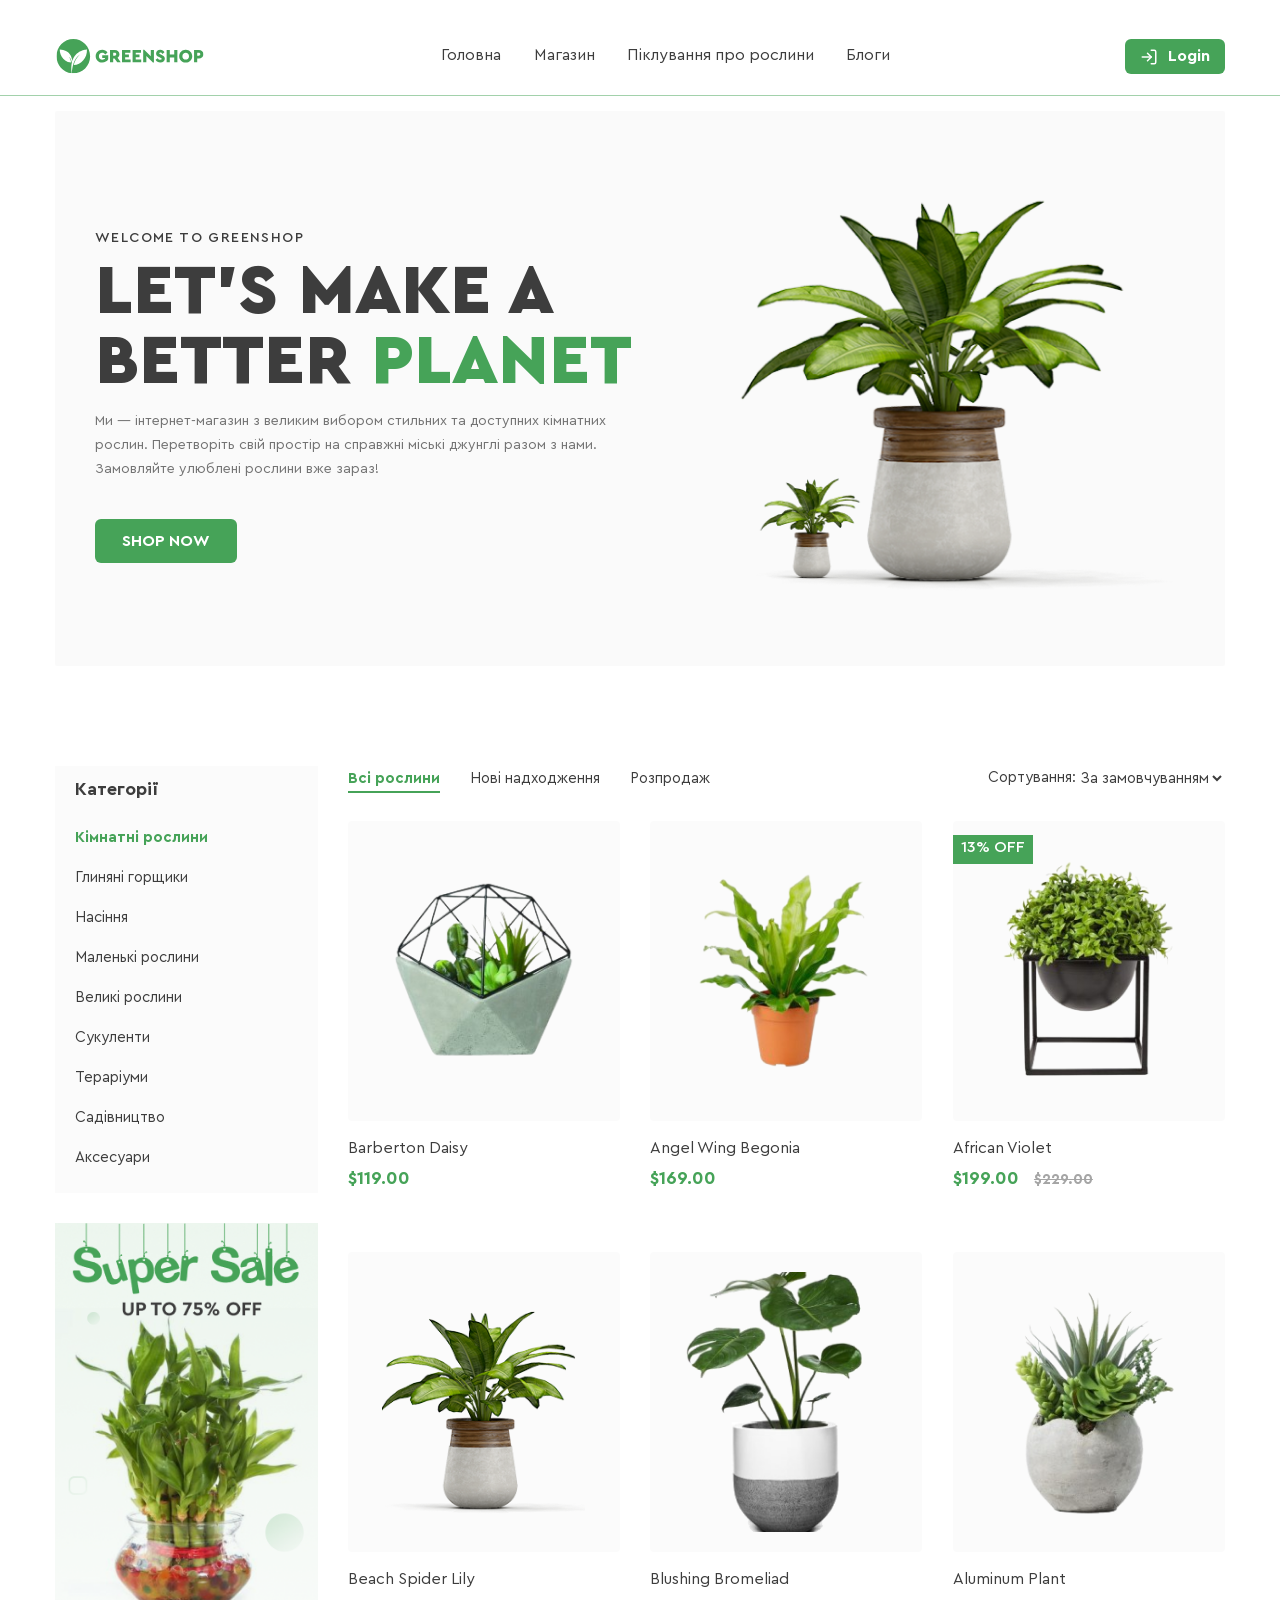
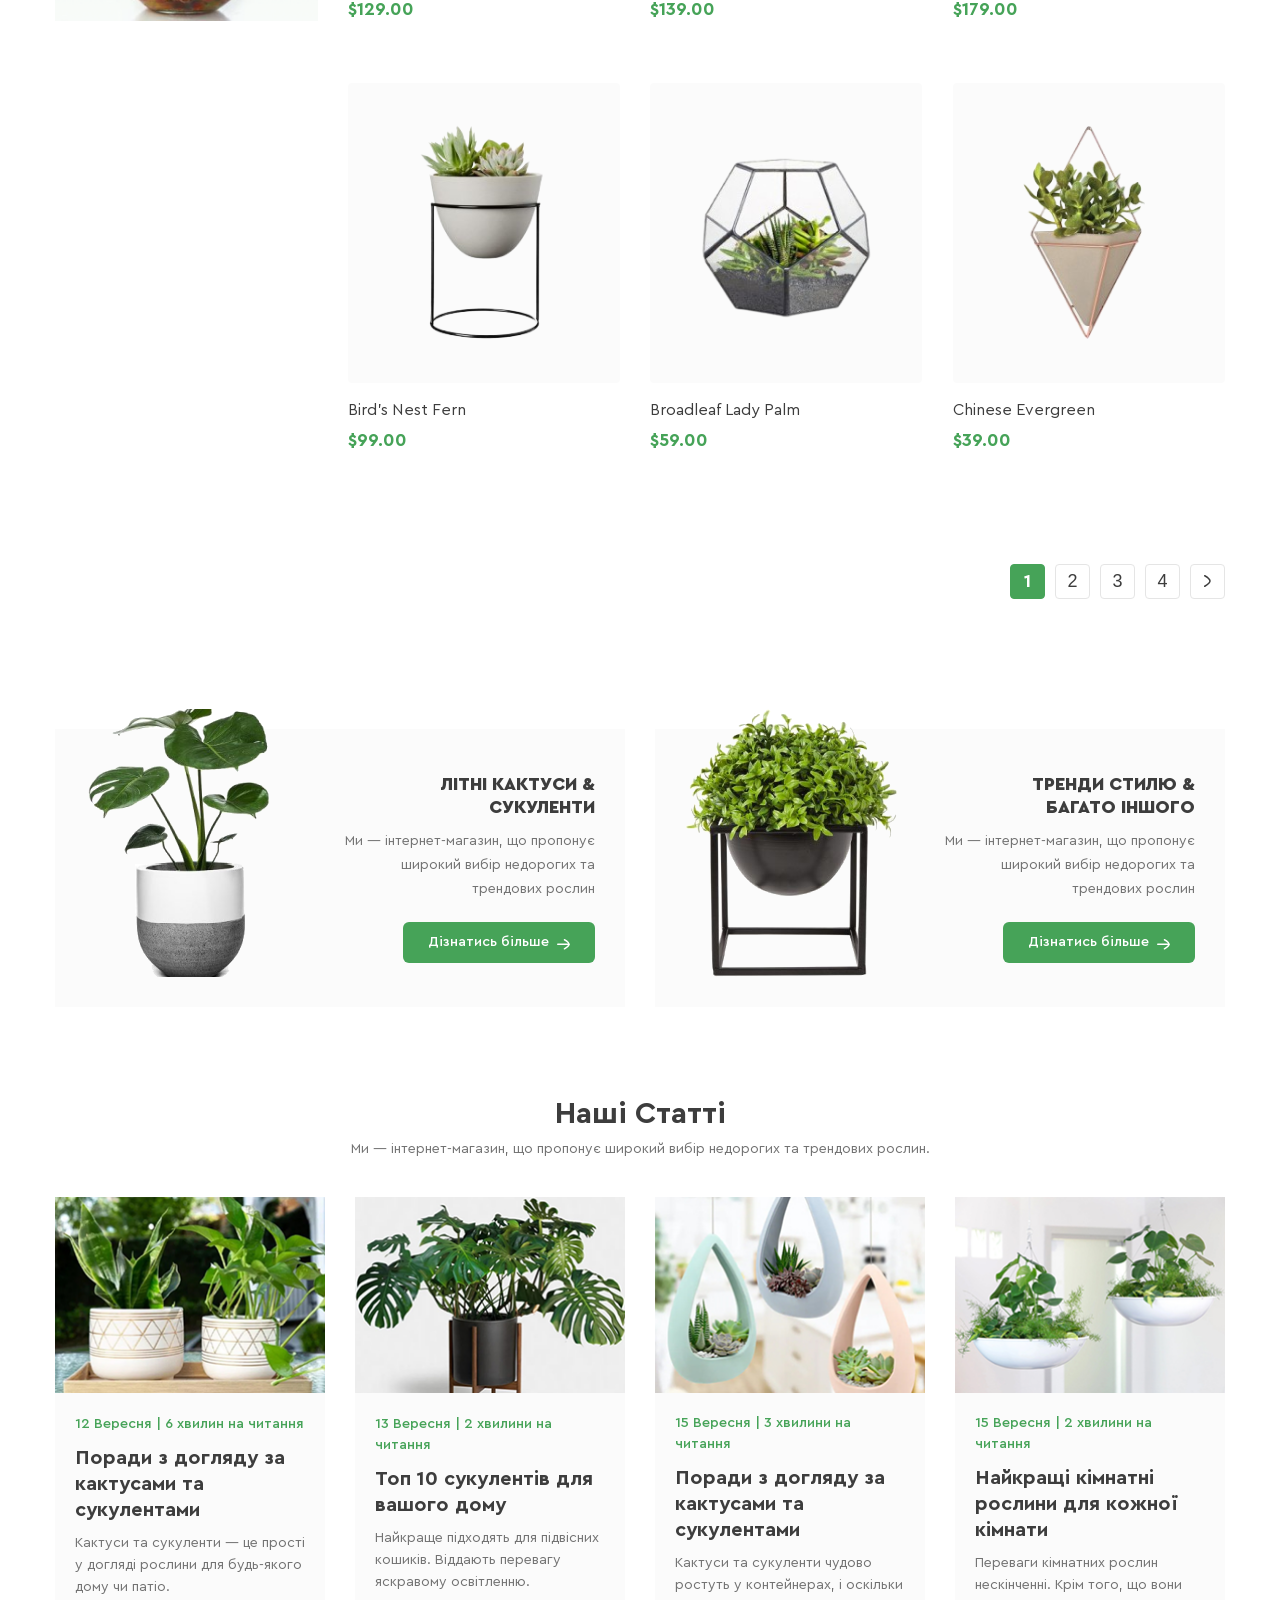
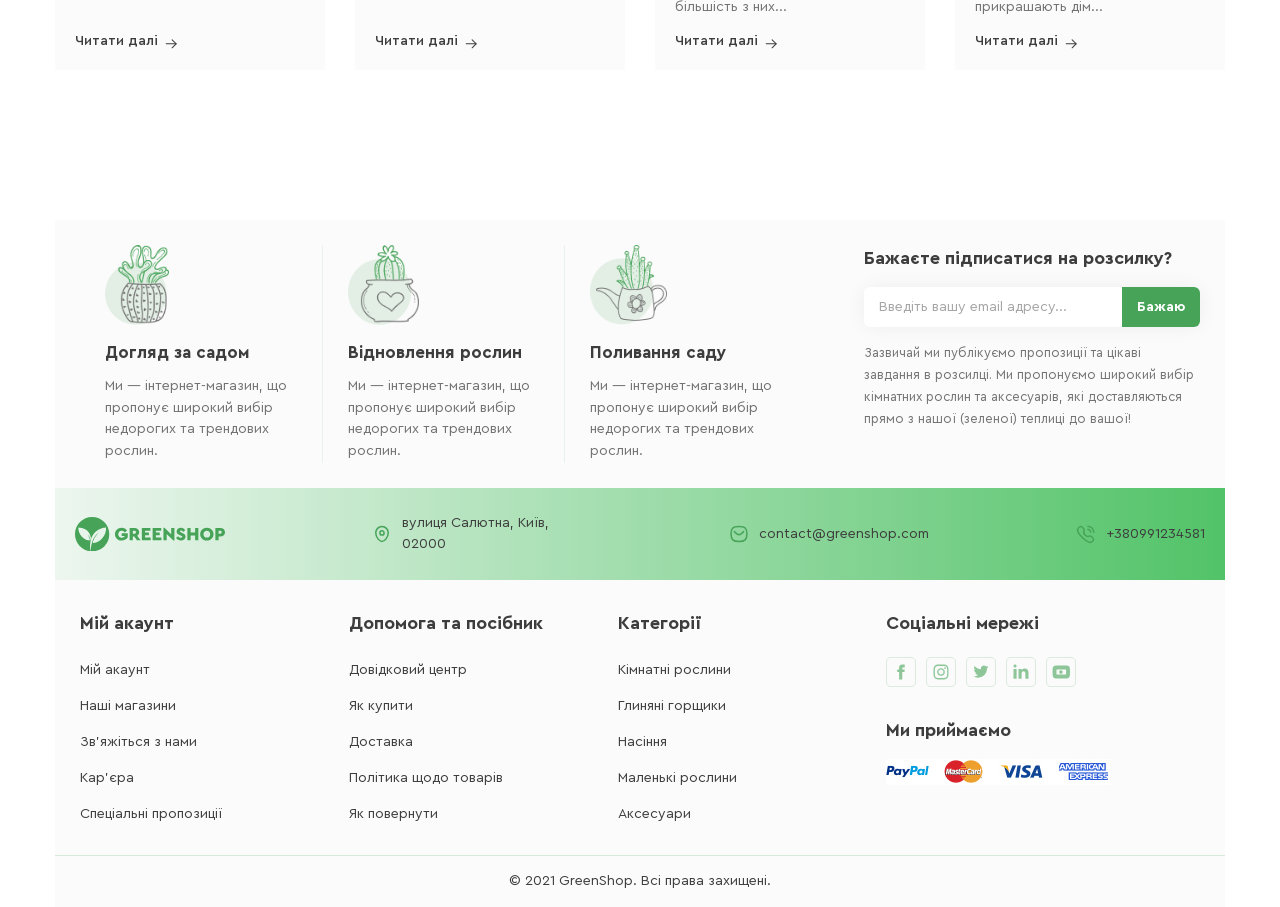
<file: index.html>
<!doctype html>
<html lang="uk">
  <head>
    <meta charset="UTF-8" />
    <meta name="viewport" content="width=device-width, initial-scale=1.0" />
    <title>Головна - GREENSHOP</title>
    <link rel="icon" type="image/svg+xml" href="images/favicon.svg" />
    <link rel="stylesheet" href="css/reset.css" />
    <link rel="stylesheet" href="css/styles.css" />
  </head>
  <body class="home-page">
    <header class="header">
      <div class="container">
        <div class="header-logo">
          <a href="index.html" class="logo">
            <img
              src="images/Logo.svg"
              alt="Логотип GreenShop"
              class="logo-img"
            />
          </a>
        </div>

        <nav class="header-nav">
          <ul class="header-menu">
            <li>
              <a href="index.html" class="nav-link" data-text="Головна"
                >Головна</a
              >
            </li>
            <li>
              <a href="#shop-section" class="nav-link" data-text="Магазин"
                >Магазин</a
              >
            </li>
            <li class="nav-item-dropdown">
              <a href="#" class="nav-link" data-text="Піклування про рослини"
                >Піклування про рослини</a
              >

              <ul class="dropdown-menu">
                <li><a href="#">Дренаж</a></li>
                <li><a href="#">Фунгіциди</a></li>
                <li><a href="#">Добрива</a></li>

                <li class="has-submenu">
                  <a href="#"
                    >Грунтування
                    <span class="arrow-wrapper">
                      <svg class="arrow-icon-svg" width="6" height="10">
                        <use href="images/sprite.svg#icon-arrow"></use>
                      </svg>
                    </span>
                  </a>
                  <ul class="dropdown-submenu">
                    <li><a href="#">Універсальні</a></li>
                    <li><a href="#">Для фікусів</a></li>
                    <li><a href="#">Для кактусів</a></li>
                    <li><a href="#">Для цитрусових</a></li>
                    <li><a href="#">Для квітучих</a></li>
                    <li><a href="#">Для орхідей</a></li>
                  </ul>
                </li>
              </ul>
            </li>
            <li>
              <a href="#blog-section" class="nav-link" data-text="Блоги"
                >Блоги</a
              >
            </li>
          </ul>
        </nav>

        <div class="header-actions">
          <a href="login.html" class="btn-login-header">
            <svg width="18" height="18">
              <use href="images/sprite.svg#icon-login"></use>
            </svg>
            Login
          </a>
        </div>

        <button class="burger-btn" aria-label="Відкрити меню">
          <span></span>
          <span></span>
          <span></span>
        </button>
      </div>
    </header>

    <main>
      <section class="hero">
        <div class="container">
          <div class="hero-wrapper">
            <div class="hero-text-block">
              <p class="hero-subtitle">Welcome to GreenShop</p>
              <h1 class="hero-title">
                LET'S MAKE A BETTER <span class="text-green">PLANET</span>
              </h1>
              <p class="hero-desc">
                Ми — інтернет-магазин з великим вибором стильних та доступних
                кімнатних рослин. Перетворіть свій простір на справжні міські
                джунглі разом з нами. Замовляйте улюблені рослини вже зараз!
              </p>
              <a href="#shop-section" class="btn-primary">SHOP NOW</a>
            </div>

            <div class="hero-image-block">
              <img
                src="images/flower.png"
                alt="Рослина у горщику"
                class="hero-img-element"
              />
            </div>
          </div>
        </div>
      </section>

      <section id="shop-section" class="shop">
        <div class="container">
          <aside class="sidebar">
            <div class="categories-block">
              <h3 class="categories-title">Категорії</h3>
              <ul class="categories-list">
                <li>
                  <a href="#shop-section" class="category-link active"
                    >Кімнатні рослини</a
                  >
                </li>
                <li>
                  <a href="#shop-section" class="category-link"
                    >Глиняні горщики</a
                  >
                </li>
                <li>
                  <a href="#shop-section" class="category-link">Насіння</a>
                </li>
                <li>
                  <a href="#shop-section" class="category-link"
                    >Маленькі рослини</a
                  >
                </li>
                <li>
                  <a href="#shop-section" class="category-link"
                    >Великі рослини</a
                  >
                </li>
                <li>
                  <a href="#shop-section" class="category-link">Сукуленти</a>
                </li>
                <li>
                  <a href="#shop-section" class="category-link">Тераріуми</a>
                </li>
                <li>
                  <a href="#shop-section" class="category-link">Садівництво</a>
                </li>
                <li>
                  <a href="#shop-section" class="category-link">Аксесуари</a>
                </li>
              </ul>
            </div>

            <a href="#" class="sale-banner">
              <img
                src="images/super-sale-banner.png"
                alt="Super Sale 75% Off"
                class="banner-img"
              />
            </a>
          </aside>

          <div class="shop-content">
            <div class="shop-header">
              <ul class="shop-tabs">
                <li>
                  <a href="#shop-section" class="tab-link active"
                    >Всі рослини</a
                  >
                </li>
                <li>
                  <a href="#shop-section" class="tab-link">Нові надходження</a>
                </li>
                <li>
                  <a href="#shop-section" class="tab-link">Розпродаж</a>
                </li>
              </ul>

              <div class="shop-sort-wrapper">
                <button class="filter-btn" id="filterBtn">
                  <svg
                    width="18"
                    height="18"
                    fill="none"
                    stroke="currentColor"
                    viewBox="0 0 24 24"
                  >
                    <path
                      stroke-linecap="round"
                      stroke-linejoin="round"
                      stroke-width="2"
                      d="M3 4a1 1 0 011-1h16a1 1 0 011 1v2.586a1 1 0 01-.293.707l-6.414 6.414a1 1 0 00-.293.707V17l-4 4v-6.586a1 1 0 00-.293-.707L3.293 7.293A1 1 0 013 6.586V4z"
                    ></path>
                  </svg>
                  Фільтри
                </button>

                <div class="shop-sort">
                  <span class="sort-label">Сортування:</span>
                  <select class="sort-select">
                    <option>За замовчуванням</option>
                    <option>За зростанням</option>
                    <option>За спаданням</option>
                  </select>
                </div>
              </div>
            </div>

            <div class="products-grid">
              <div class="product-card">
                <div class="product-image">
                  <img src="images/p1.png" alt="Barberton Daisy" />
                  <ul class="product-actions">
                    <li>
                      <a href="#shop-section" class="action-btn basket"
                        ><span class="action-icon"></span
                      ></a>
                    </li>
                    <li>
                      <a href="#shop-section" class="action-btn favorite"
                        ><span class="action-icon"></span
                      ></a>
                    </li>
                    <li>
                      <a href="#shop-section" class="action-btn search"
                        ><span class="action-icon"></span
                      ></a>
                    </li>
                  </ul>
                </div>
                <h4 class="product-title">Barberton Daisy</h4>
                <p class="product-price">$119.00</p>
              </div>

              <div class="product-card">
                <div class="product-image">
                  <img src="images/p2.png" alt="Angel Wing Begonia" />
                  <ul class="product-actions">
                    <li>
                      <a href="#shop-section" class="action-btn basket"
                        ><span class="action-icon"></span
                      ></a>
                    </li>
                    <li>
                      <a href="#shop-section" class="action-btn favorite"
                        ><span class="action-icon"></span
                      ></a>
                    </li>
                    <li>
                      <a href="#shop-section" class="action-btn search"
                        ><span class="action-icon"></span
                      ></a>
                    </li>
                  </ul>
                </div>
                <h4 class="product-title">Angel Wing Begonia</h4>
                <p class="product-price">$169.00</p>
              </div>

              <div class="product-card">
                <div class="product-image">
                  <span class="discount-badge">13% OFF</span>
                  <img src="images/p3.png" alt="African Violet" />
                  <ul class="product-actions">
                    <li>
                      <a href="#shop-section" class="action-btn basket"
                        ><span class="action-icon"></span
                      ></a>
                    </li>
                    <li>
                      <a href="#shop-section" class="action-btn favorite"
                        ><span class="action-icon"></span
                      ></a>
                    </li>
                    <li>
                      <a href="#shop-section" class="action-btn search"
                        ><span class="action-icon"></span
                      ></a>
                    </li>
                  </ul>
                </div>
                <h4 class="product-title">African Violet</h4>
                <p class="product-price">
                  <span class="price-current">$199.00</span>
                  <span class="price-old">$229.00</span>
                </p>
              </div>

              <div class="product-card">
                <div class="product-image">
                  <img src="images/p4.png" alt="Beach Spider Lily" />
                  <ul class="product-actions">
                    <li>
                      <a href="#shop-section" class="action-btn basket"
                        ><span class="action-icon"></span
                      ></a>
                    </li>
                    <li>
                      <a href="#shop-section" class="action-btn favorite"
                        ><span class="action-icon"></span
                      ></a>
                    </li>
                    <li>
                      <a href="#shop-section" class="action-btn search"
                        ><span class="action-icon"></span
                      ></a>
                    </li>
                  </ul>
                </div>
                <h4 class="product-title">Beach Spider Lily</h4>
                <p class="product-price">$129.00</p>
              </div>

              <div class="product-card">
                <div class="product-image">
                  <img src="images/p5.png" alt="Blushing Bromeliad" />
                  <ul class="product-actions">
                    <li>
                      <a href="#shop-section" class="action-btn basket"
                        ><span class="action-icon"></span
                      ></a>
                    </li>
                    <li>
                      <a href="#shop-section" class="action-btn favorite"
                        ><span class="action-icon"></span
                      ></a>
                    </li>
                    <li>
                      <a href="#shop-section" class="action-btn search"
                        ><span class="action-icon"></span
                      ></a>
                    </li>
                  </ul>
                </div>
                <h4 class="product-title">Blushing Bromeliad</h4>
                <p class="product-price">$139.00</p>
              </div>

              <div class="product-card">
                <div class="product-image">
                  <img src="images/p6.png" alt="Aluminum Plant" />
                  <ul class="product-actions">
                    <li>
                      <a href="#shop-section" class="action-btn basket"
                        ><span class="action-icon"></span
                      ></a>
                    </li>
                    <li>
                      <a href="#shop-section" class="action-btn favorite"
                        ><span class="action-icon"></span
                      ></a>
                    </li>
                    <li>
                      <a href="#shop-section" class="action-btn search"
                        ><span class="action-icon"></span
                      ></a>
                    </li>
                  </ul>
                </div>
                <h4 class="product-title">Aluminum Plant</h4>
                <p class="product-price">$179.00</p>
              </div>

              <div class="product-card">
                <div class="product-image">
                  <img src="images/p7.png" alt="Bird's Nest Fern" />
                  <ul class="product-actions">
                    <li>
                      <a href="#shop-section" class="action-btn basket"
                        ><span class="action-icon"></span
                      ></a>
                    </li>
                    <li>
                      <a href="#shop-section" class="action-btn favorite"
                        ><span class="action-icon"></span
                      ></a>
                    </li>
                    <li>
                      <a href="#shop-section" class="action-btn search"
                        ><span class="action-icon"></span
                      ></a>
                    </li>
                  </ul>
                </div>
                <h4 class="product-title">Bird's Nest Fern</h4>
                <p class="product-price">$99.00</p>
              </div>

              <div class="product-card">
                <div class="product-image">
                  <img src="images/p8.png" alt="Broadleaf Lady Palm" />
                  <ul class="product-actions">
                    <li>
                      <a href="#shop-section" class="action-btn basket"
                        ><span class="action-icon"></span
                      ></a>
                    </li>
                    <li>
                      <a href="#shop-section" class="action-btn favorite"
                        ><span class="action-icon"></span
                      ></a>
                    </li>
                    <li>
                      <a href="#shop-section" class="action-btn search"
                        ><span class="action-icon"></span
                      ></a>
                    </li>
                  </ul>
                </div>
                <h4 class="product-title">Broadleaf Lady Palm</h4>
                <p class="product-price">$59.00</p>
              </div>

              <div class="product-card">
                <div class="product-image">
                  <img src="images/p9.png" alt="Chinese Evergreen" />
                  <ul class="product-actions">
                    <li>
                      <a href="#shop-section" class="action-btn basket"
                        ><span class="action-icon"></span
                      ></a>
                    </li>
                    <li>
                      <a href="#shop-section" class="action-btn favorite"
                        ><span class="action-icon"></span
                      ></a>
                    </li>
                    <li>
                      <a href="#shop-section" class="action-btn search"
                        ><span class="action-icon"></span
                      ></a>
                    </li>
                  </ul>
                </div>
                <h4 class="product-title">Chinese Evergreen</h4>
                <p class="product-price">$39.00</p>
              </div>
            </div>

            <div class="shop-pagination">
              <ul class="pagination-list">
                <li><a href="#shop-section" class="page-link active">1</a></li>
                <li><a href="#shop-section" class="page-link">2</a></li>
                <li><a href="#shop-section" class="page-link">3</a></li>
                <li><a href="#shop-section" class="page-link">4</a></li>
                <li>
                  <a href="#shop-section" class="page-link next-page">
                    <svg width="7" height="12">
                      <use href="images/sprite.svg#parrow"></use>
                    </svg>
                  </a>
                </li>
              </ul>
            </div>
          </div>
        </div>
      </section>

      <section class="promo-banners">
        <div class="container">
          <div class="promo-wrapper">
            <div class="promo-card">
              <div class="promo-image">
                <img src="images/img_plant1.png" alt="Сукуленти в гощику" />
              </div>
              <div class="promo-content">
                <h3 class="promo-title">Літні кактуси & сукуленти</h3>
                <p class="promo-desc">
                  Ми — інтернет-магазин, що пропонує широкий вибір недорогих та
                  трендових рослин
                </p>
                <a href="#" class="btn-find-more">
                  Дізнатись більше
                  <svg width="13" height="11">
                    <use href="images/sprite.svg#arrow-promo"></use>
                  </svg>
                </a>
              </div>
            </div>
            <div class="promo-card">
              <div class="promo-image">
                <img src="images/img_plant2.png" alt="Рослини для інтер'єру" />
              </div>
              <div class="promo-content">
                <h3 class="promo-title">Тренди стилю & багато іншого</h3>
                <p class="promo-desc">
                  Ми — інтернет-магазин, що пропонує широкий вибір недорогих та
                  трендових рослин
                </p>
                <a href="#" class="btn-find-more">
                  Дізнатись більше
                  <svg width="13" height="11">
                    <use href="images/sprite.svg#arrow-promo"></use>
                  </svg>
                </a>
              </div>
            </div>
          </div>
        </div>
      </section>

      <section id="blog-section" class="blog-section">
        <div class="container">
          <div class="blog-header">
            <h2 class="blog-title">Наші Статті</h2>
            <p class="blog-subtitle">
              Ми — інтернет-магазин, що пропонує широкий вибір недорогих та
              трендових рослин.
            </p>
          </div>

          <div class="blog-grid">
            <div class="blog-card">
              <img
                src="images/pick1.png"
                alt="Кактуси та сукуленти"
                class="blog-img"
              />
              <div class="blog-info">
                <div class="blog-meta">
                  <time datetime="09-12">12 Вересня</time> | 6 хвилин на читання
                </div>
                <h4 class="blog-card-title">
                  Поради з догляду за кактусами та сукулентами
                </h4>
                <p class="blog-card-desc">
                  Кактуси та сукуленти — це прості у догляді рослини для
                  будь-якого дому чи патіо.
                </p>
                <a href="#" class="blog-read-more">
                  Читати далі
                  <svg width="16" height="16">
                    <use href="images/sprite.svg#arrow-blog"></use>
                  </svg>
                </a>
              </div>
            </div>

            <div class="blog-card">
              <img
                src="images/pick2.png"
                alt="Топ 10 сукулентів"
                class="blog-img"
              />
              <div class="blog-info">
                <div class="blog-meta">
                  <time datetime="09-13">13 Вересня</time> | 2 хвилини на
                  читання
                </div>
                <h4 class="blog-card-title">
                  Топ 10 сукулентів для вашого дому
                </h4>
                <p class="blog-card-desc">
                  Найкраще підходять для підвісних кошиків. Віддають перевагу
                  яскравому освітленню.
                </p>
                <a href="#" class="blog-read-more">
                  Читати далі
                  <svg width="16" height="16">
                    <use href="images/sprite.svg#arrow-blog"></use>
                  </svg>
                </a>
              </div>
            </div>

            <div class="blog-card">
              <img
                src="images/pick3.png"
                alt="Догляд за сукулентами"
                class="blog-img"
              />
              <div class="blog-info">
                <div class="blog-meta">
                  <time datetime="09-15">15 Вересня</time> | 3 хвилини на
                  читання
                </div>
                <h4 class="blog-card-title">
                  Поради з догляду за кактусами та сукулентами
                </h4>
                <p class="blog-card-desc">
                  Кактуси та сукуленти чудово ростуть у контейнерах, і оскільки
                  більшість з них...
                </p>
                <a href="#" class="blog-read-more">
                  Читати далі
                  <svg width="16" height="16">
                    <use href="images/sprite.svg#arrow-blog"></use>
                  </svg>
                </a>
              </div>
            </div>

            <div class="blog-card">
              <img
                src="images/pick4.png"
                alt="Кімнатні рослини"
                class="blog-img"
              />
              <div class="blog-info">
                <div class="blog-meta">
                  <time datetime="09-15">15 Вересня</time> | 2 хвилини на
                  читання
                </div>
                <h4 class="blog-card-title">
                  Найкращі кімнатні рослини для кожної кімнати
                </h4>
                <p class="blog-card-desc">
                  Переваги кімнатних рослин нескінченні. Крім того, що вони
                  прикрашають дім...
                </p>
                <a href="#" class="blog-read-more">
                  Читати далі
                  <svg width="16" height="16">
                    <use href="images/sprite.svg#arrow-blog"></use>
                  </svg>
                </a>
              </div>
            </div>
          </div>
        </div>
      </section>
    </main>
    <footer class="footer">
      <div class="container">
        <div class="footer-top">
          <ul class="features-list">
            <li class="feature-item garden-care-icon">
              <h4 class="feature-title">Догляд за садом</h4>
              <p class="feature-desc">
                Ми — інтернет-магазин, що пропонує широкий вибір недорогих та
                трендових рослин.
              </p>
            </li>

            <li class="feature-item plant-renovation-icon">
              <h4 class="feature-title">Відновлення рослин</h4>
              <p class="feature-desc">
                Ми — інтернет-магазин, що пропонує широкий вибір недорогих та
                трендових рослин.
              </p>
            </li>

            <li class="feature-item watering-icon">
              <h4 class="feature-title">Поливання саду</h4>
              <p class="feature-desc">
                Ми — інтернет-магазин, що пропонує широкий вибір недорогих та
                трендових рослин.
              </p>
            </li>
          </ul>

          <div class="newsletter-block">
            <h4 class="newsletter-title">Бажаєте підписатися на розсилку?</h4>
            <form class="newsletter-form">
              <input
                type="email"
                placeholder="Введіть вашу email адресу..."
                class="newsletter-input"
                required
              />
              <button type="submit" class="newsletter-btn btn-primary">
                Бажаю
              </button>
            </form>
            <p class="newsletter-desc">
              Зазвичай ми публікуємо пропозиції та цікаві завдання в розсилці.
              Ми пропонуємо широкий вибір кімнатних рослин та аксесуарів, які
              доставляються прямо з нашої (зеленої) теплиці до вашої!
            </p>
          </div>
        </div>

        <div class="footer-contacts">
          <ul class="contact-info-list">
            <li class="contact-item logo-item">
              <img src="images/Logo.svg" alt="Логотип GreenShop" />
            </li>
            <li class="contact-item">
              <svg class="contact-icon" width="20" height="20">
                <use href="images/sprite.svg#icon-map"></use>
              </svg>
              <a
                href="https://maps.app.goo.gl/YkC5Bo7ca19jpdfeA"
                target="_blank"
                rel="noopener noreferrer"
                class="contact-link address-link"
                >вулиця Салютна, Київ, 02000</a
              >
            </li>
            <li class="contact-item">
              <svg class="contact-icon" width="20" height="20">
                <use href="images/sprite.svg#icon-mail"></use>
              </svg>
              <a href="mailto:contact@greenshop.com" class="contact-link"
                >contact@greenshop.com</a
              >
            </li>
            <li class="contact-item">
              <svg class="contact-icon" width="20" height="20">
                <use href="images/sprite.svg#icon-phone"></use>
              </svg>
              <a href="tel:+380991234581" class="contact-link">+380991234581</a>
            </li>
          </ul>
        </div>

        <div class="footer-nav">
          <div class="nav-column">
            <h4 class="nav-title">Мій акаунт</h4>
            <ul class="nav-list">
              <li><a href="#">Мій акаунт</a></li>
              <li><a href="#">Наші магазини</a></li>
              <li><a href="#">Зв'яжіться з нами</a></li>
              <li><a href="#">Кар'єра</a></li>
              <li><a href="#">Спеціальні пропозиції</a></li>
            </ul>
          </div>

          <div class="nav-column">
            <h4 class="nav-title">Допомога та посібник</h4>
            <ul class="nav-list">
              <li><a href="#">Довідковий центр</a></li>
              <li><a href="#">Як купити</a></li>
              <li><a href="#">Доставка</a></li>
              <li><a href="#">Політика щодо товарів</a></li>
              <li><a href="#">Як повернути</a></li>
            </ul>
          </div>

          <div class="nav-column">
            <h4 class="nav-title">Категорії</h4>
            <ul class="nav-list">
              <li><a href="#">Кімнатні рослини</a></li>
              <li><a href="#">Глиняні горщики</a></li>
              <li><a href="#">Насіння</a></li>
              <li><a href="#">Маленькі рослини</a></li>
              <li><a href="#">Аксесуари</a></li>
            </ul>
          </div>

          <div class="nav-column social-column">
            <h4 class="nav-title">Соціальні мережі</h4>
            <ul class="social-list">
              <li>
                <a
                  href="#"
                  class="social-link"
                  target="_blank"
                  rel="noopener noreferrer"
                >
                  <svg class="social-icon" width="30" height="30">
                    <use href="images/sprite.svg#icon-facebook-footer"></use>
                  </svg>
                </a>
              </li>
              <li>
                <a
                  href="#"
                  class="social-link"
                  target="_blank"
                  rel="noopener noreferrer"
                >
                  <svg class="social-icon" width="30" height="30">
                    <use href="images/sprite.svg#icon-instagram"></use>
                  </svg>
                </a>
              </li>
              <li>
                <a
                  href="#"
                  class="social-link"
                  target="_blank"
                  rel="noopener noreferrer"
                >
                  <svg class="social-icon" width="30" height="30">
                    <use href="images/sprite.svg#icon-twitter"></use>
                  </svg>
                </a>
              </li>
              <li>
                <a
                  href="#"
                  class="social-link"
                  target="_blank"
                  rel="noopener noreferrer"
                >
                  <svg class="social-icon" width="30" height="30">
                    <use href="images/sprite.svg#icon-linkedin"></use>
                  </svg>
                </a>
              </li>
              <li>
                <a
                  href="#"
                  class="social-link"
                  target="_blank"
                  rel="noopener noreferrer"
                >
                  <svg class="social-icon" width="30" height="30">
                    <use href="images/sprite.svg#icon-youtube"></use>
                  </svg>
                </a>
              </li>
            </ul>

            <h4 class="nav-title accept-title">Ми приймаємо</h4>
            <div class="payment-methods">
              <img
                src="images/visa.png"
                alt="Платіжні системи"
                class="payment-img"
              />
            </div>
          </div>
        </div>

        <div class="footer-copyright">
          <p>© 2021 GreenShop. Всі права захищені.</p>
        </div>
      </div>
    </footer>
    <div class="body-overlay" id="bodyOverlay"></div>

    <script>
      document.addEventListener("DOMContentLoaded", function () {
        const burgerBtn = document.querySelector(".burger-btn");
        const headerNav = document.querySelector(".header-nav");
        const bodyOverlay = document.getElementById("bodyOverlay");
        const body = document.body;

        const filterBtn = document.getElementById("filterBtn");
        const sidebar = document.querySelector(".sidebar");

        function toggleMenu() {
          const scrollBarWidth =
            window.innerWidth - document.documentElement.clientWidth;

          burgerBtn.classList.toggle("active");
          headerNav.classList.toggle("active");
          bodyOverlay.classList.toggle("active");

          if (headerNav.classList.contains("active")) {
            body.style.overflow = "hidden";
            body.style.paddingRight = scrollBarWidth + "px";
          } else {
            body.style.overflow = "";
            body.style.paddingRight = "";

            const openMenus = headerNav.querySelectorAll(".open");
            openMenus.forEach((menu) => menu.classList.remove("open"));

            const expandedLinks = headerNav.querySelectorAll(".expanded");
            expandedLinks.forEach((link) => link.classList.remove("expanded"));
          }
        }

        burgerBtn.addEventListener("click", toggleMenu);

        if (filterBtn) {
          filterBtn.addEventListener("click", () => {
            const scrollBarWidth =
              window.innerWidth - document.documentElement.clientWidth;
            sidebar.classList.add("active");
            bodyOverlay.classList.add("active");
            body.style.overflow = "hidden";
            body.style.paddingRight = scrollBarWidth + "px";
          });
        }

        bodyOverlay.addEventListener("click", () => {
          if (headerNav.classList.contains("active")) {
            toggleMenu();
          }

          if (sidebar.classList.contains("active")) {
            sidebar.classList.remove("active");
            bodyOverlay.classList.remove("active");
            body.style.overflow = "";
            body.style.paddingRight = "";
          }
        });

        const dropdownLinks = document.querySelectorAll(
          ".nav-item-dropdown > .nav-link, .has-submenu > a",
        );

        dropdownLinks.forEach((link) => {
          link.addEventListener("click", function (e) {
            if (window.innerWidth <= 992) {
              e.preventDefault();

              const submenu = this.nextElementSibling;

              if (
                submenu &&
                (submenu.classList.contains("dropdown-menu") ||
                  submenu.classList.contains("dropdown-submenu"))
              ) {
                submenu.classList.toggle("open");
                this.classList.toggle("expanded");

                if (!submenu.classList.contains("open")) {
                  const openNestedMenus = submenu.querySelectorAll(".open");
                  openNestedMenus.forEach((nestedMenu) => {
                    nestedMenu.classList.remove("open");
                  });

                  const expandedNestedLinks =
                    submenu.querySelectorAll(".expanded");
                  expandedNestedLinks.forEach((nestedLink) => {
                    nestedLink.classList.remove("expanded");
                  });
                }
              }
            }
          });
        });
      });
    </script>
  </body>
</html>
</file>
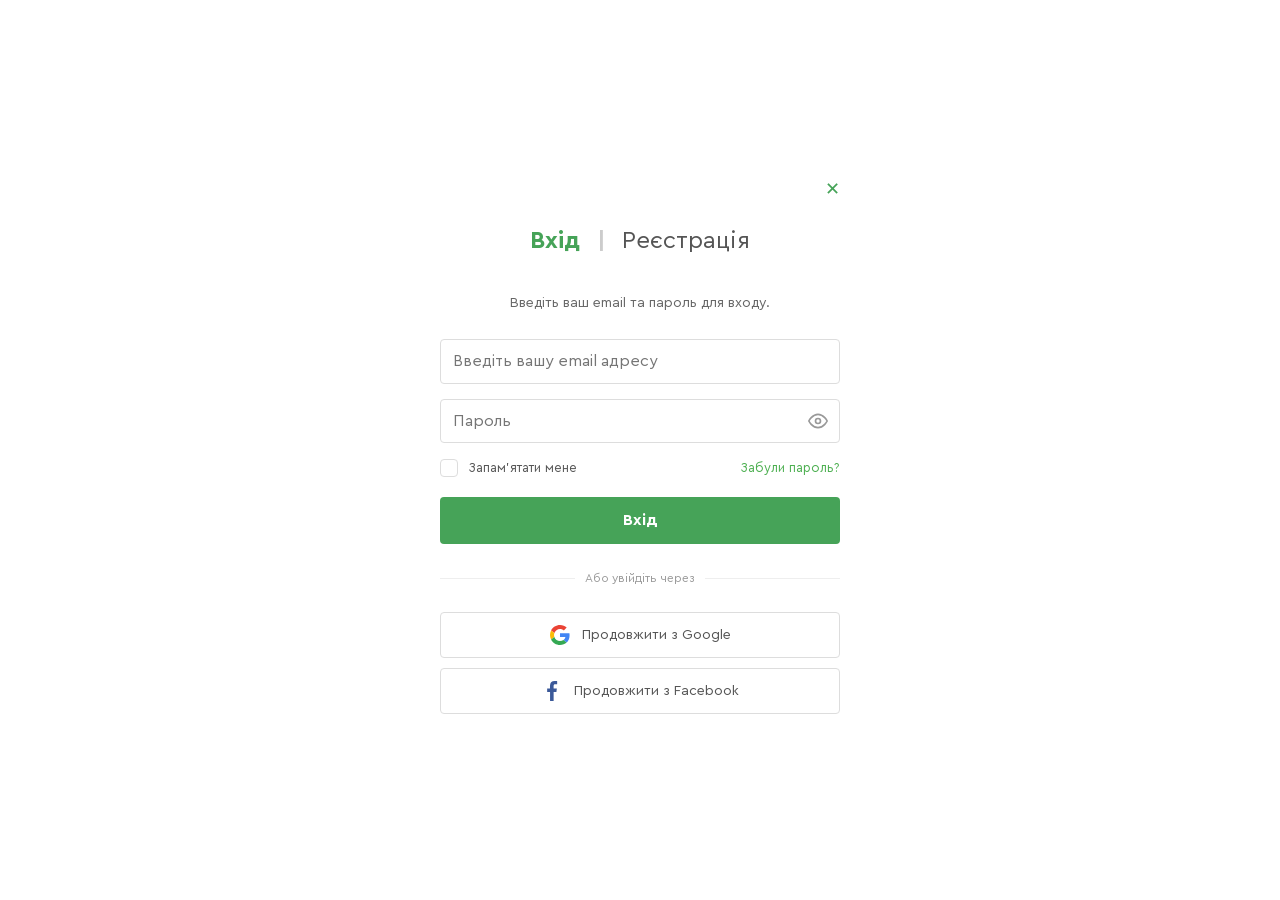
<file: login.html>
<!doctype html>
<html lang="uk">
  <head>
    <meta charset="UTF-8" />
    <meta name="viewport" content="width=device-width, initial-scale=1.0" />
    <title>Логін - GREENSHOP</title>
    <link rel="icon" type="image/svg+xml" href="images/favicon.svg" />
    <link rel="stylesheet" href="css/reset.css" />
    <link rel="stylesheet" href="css/styles.css" />
  </head>
  <body class="auth-page">
    <div id="preloader-overlay" class="preloader-overlay">
      <div class="loadingio-spinner-reload-2by998twmg8">
        <div class="ldio-yzaezf3dcmj">
          <div>
            <div></div>
            <div></div>
            <div></div>
          </div>
        </div>
      </div>
    </div>
    <div class="auth-container">
      <div class="close-btn-wrapper">
        <a href="index.html" class="close-btn">✕</a>
      </div>

      <h2 class="auth-title">
        <span class="active-tab">Вхід</span>
        <span class="tab-separator">|</span>
        <a href="registration.html" class="auth-link">Реєстрація</a>
      </h2>

      <p class="auth-subtitle">Введіть ваш email та пароль для входу.</p>

      <form action="index.html" method="POST" onsubmit="fakeLogin(event)">
        <input
          type="email"
          name="email"
          placeholder="Введіть вашу email адресу"
          required
          class="form-input"
          oninvalid="
            this.setCustomValidity('Будь ласка, введіть коректну email адресу.')
          "
          oninput="this.setCustomValidity('')"
        />

        <div class="password-wrapper">
          <input
            type="password"
            name="password"
            placeholder="Пароль"
            required
            class="form-input password-input"
            oninvalid="this.setCustomValidity('Будь ласка, введіть пароль.')"
            oninput="this.setCustomValidity('')"
          />
          <span onclick="togglePassword(this)" class="password-toggle">
            <svg
              class="eye-open"
              style="display: inline-block"
              width="20"
              height="20"
            >
              <use href="images/sprite.svg#icon-eye-open"></use>
            </svg>
            <svg
              class="eye-closed"
              style="display: none"
              width="20"
              height="20"
            >
              <use href="images/sprite.svg#icon-eye-closed"></use>
            </svg>
          </span>
        </div>

        <div class="form-options">
          <label class="checkbox-label">
            <input type="checkbox" name="remember" class="checkbox-input" />
            <span class="checkbox-text">Запам'ятати мене</span>
          </label>
          <a href="reset.html" class="link-green">Забули пароль?</a>
        </div>

        <button type="submit" class="submit-btn">Вхід</button>
      </form>

      <div class="divider">
        <hr />
        <span>Або увійдіть через</span>
      </div>

      <button type="button" class="social-btn" onclick="fakeLogin(event)">
        <svg width="20" height="20">
          <use href="images/sprite.svg#icon-google"></use>
        </svg>
        <span class="social-text">Продовжити з Google</span>
      </button>

      <button type="button" class="social-btn" onclick="fakeLogin(event)">
        <svg class="fb-blue" width="20" height="20">
          <use href="images/sprite.svg#icon-facebook-login"></use>
        </svg>
        <span class="social-text">Продовжити з Facebook</span>
      </button>
    </div>

    <script>
      function togglePassword(iconSpan) {
        const input = iconSpan.previousElementSibling;
        const eyeOpen = iconSpan.querySelector(".eye-open");
        const eyeClosed = iconSpan.querySelector(".eye-closed");

        if (input.type === "password") {
          input.type = "text";
          eyeOpen.style.display = "none";
          eyeClosed.style.display = "inline-block";
        } else {
          input.type = "password";
          eyeOpen.style.display = "inline-block";
          eyeClosed.style.display = "none";
        }
      }

      function fakeLogin(event) {
        event.preventDefault();
        const preloader = document.getElementById("preloader-overlay");
        preloader.classList.add("active");
        setTimeout(() => {
          window.location.href = "index.html";
        }, 1500);
      }
    </script>
  </body>
</html>
</file>
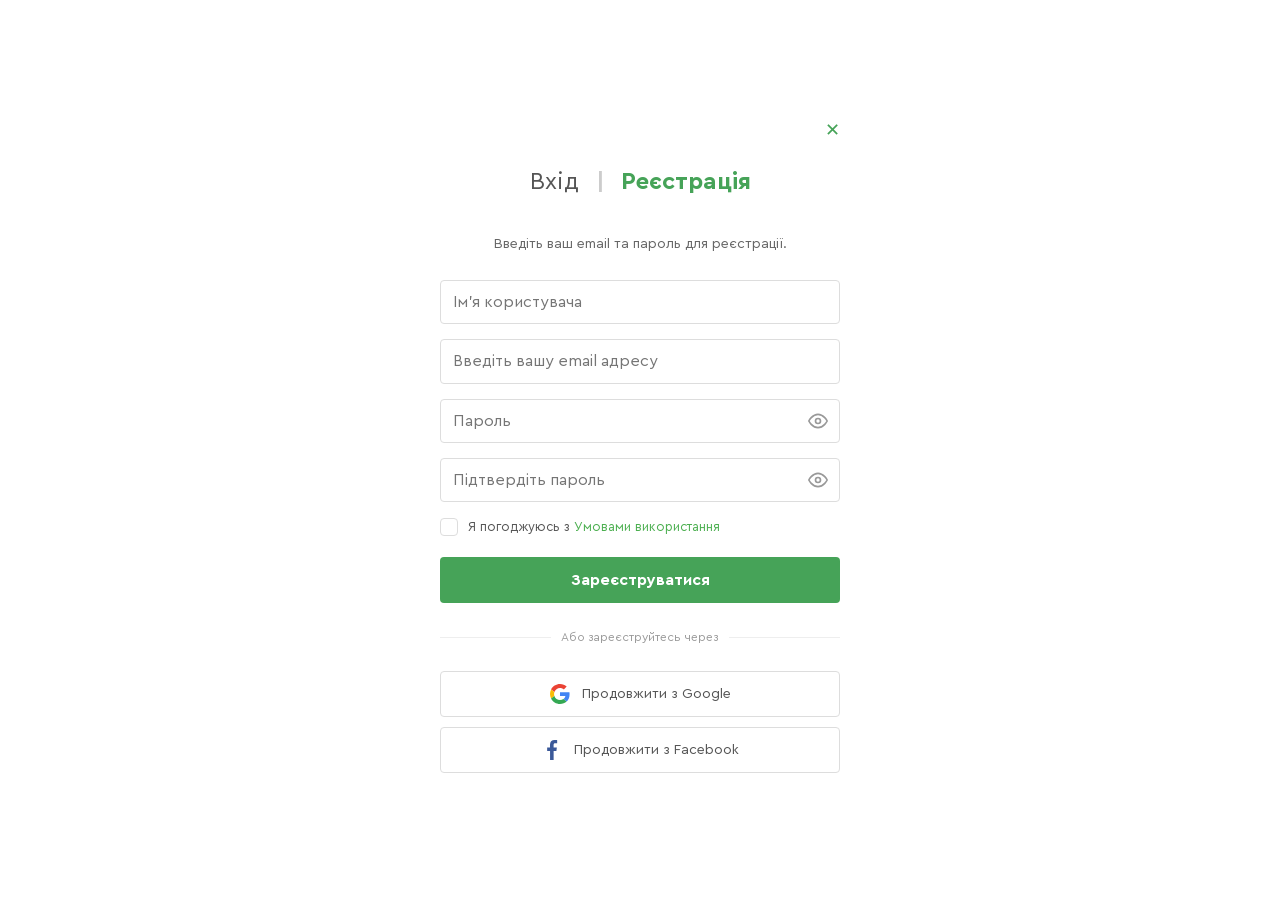
<file: registration.html>
<!doctype html>
<html lang="uk">
  <head>
    <meta charset="UTF-8" />
    <meta name="viewport" content="width=device-width, initial-scale=1.0" />
    <title>Реєстрація - GREENSHOP</title>
    <link rel="icon" type="image/svg+xml" href="images/favicon.svg" />
    <link rel="stylesheet" href="css/reset.css" />
    <link rel="stylesheet" href="css/styles.css" />
  </head>
  <body class="auth-page">
    <div id="preloader-overlay" class="preloader-overlay">
      <div class="loadingio-spinner-reload-2by998twmg8">
        <div class="ldio-yzaezf3dcmj">
          <div>
            <div></div>
            <div></div>
            <div></div>
          </div>
        </div>
      </div>
    </div>
    <div class="auth-container">
      <div class="close-btn-wrapper">
        <a href="index.html" class="close-btn">✕</a>
      </div>

      <h2 class="auth-title">
        <a href="login.html" class="auth-link">Вхід</a>
        <span class="tab-separator">|</span>
        <span class="active-tab">Реєстрація</span>
      </h2>

      <p class="auth-subtitle">Введіть ваш email та пароль для реєстрації.</p>

      <form action="index.html" method="POST" onsubmit="fakeLogin(event)">
        <input
          type="text"
          name="username"
          placeholder="Ім'я користувача"
          required
          class="form-input"
          oninvalid="this.setCustomValidity('Будь ласка, заповніть це поле.')"
          oninput="this.setCustomValidity('')"
        />
        <input
          type="email"
          name="email"
          placeholder="Введіть вашу email адресу"
          required
          class="form-input"
          oninvalid="
            this.setCustomValidity('Будь ласка, введіть коректну email адресу.')
          "
          oninput="this.setCustomValidity('')"
        />

        <div class="password-wrapper">
          <input
            type="password"
            name="password"
            placeholder="Пароль"
            required
            class="form-input password-input"
            oninvalid="this.setCustomValidity('Будь ласка, введіть пароль.')"
            oninput="this.setCustomValidity('')"
          />
          <span onclick="togglePassword(this)" class="password-toggle">
            <svg
              class="eye-open"
              style="display: inline-block"
              width="20"
              height="20"
            >
              <use href="images/sprite.svg#icon-eye-open"></use>
            </svg>
            <svg
              class="eye-closed"
              style="display: none"
              width="20"
              height="20"
            >
              <use href="images/sprite.svg#icon-eye-closed"></use>
            </svg>
          </span>
        </div>

        <div class="password-wrapper">
          <input
            type="password"
            name="confirm_password"
            placeholder="Підтвердіть пароль"
            required
            class="form-input password-input"
          />
          <span onclick="togglePassword(this)" class="password-toggle">
            <svg
              class="eye-open"
              style="display: inline-block"
              width="20"
              height="20"
            >
              <use href="images/sprite.svg#icon-eye-open"></use>
            </svg>
            <svg
              class="eye-closed"
              style="display: none"
              width="20"
              height="20"
            >
              <use href="images/sprite.svg#icon-eye-closed"></use>
            </svg>
          </span>
        </div>

        <div class="form-options left-align">
          <label class="checkbox-label">
            <input
              type="checkbox"
              name="terms"
              required
              class="checkbox-input"
              oninvalid="
                this.setCustomValidity(
                  'Щоб продовжити, погодьтеся з умовами використання.',
                )
              "
              onchange="this.setCustomValidity('')"
            />
            <span class="checkbox-text"
              >Я погоджуюсь з
              <a href="#" class="link-green">Умовами використання</a></span
            >
          </label>
        </div>

        <button type="submit" class="submit-btn">Зареєструватися</button>
      </form>

      <div class="divider">
        <hr />
        <span>Або зареєструйтесь через</span>
      </div>

      <button type="button" class="social-btn" onclick="fakeLogin(event)">
        <svg width="20" height="20">
          <use href="images/sprite.svg#icon-google"></use>
        </svg>
        <span class="social-text">Продовжити з Google</span>
      </button>

      <button type="button" class="social-btn" onclick="fakeLogin(event)">
        <svg class="fb-blue" width="20" height="20">
          <use href="images/sprite.svg#icon-facebook-login"></use>
        </svg>
        <span class="social-text">Продовжити з Facebook</span>
      </button>
    </div>

    <script>
      function togglePassword(iconSpan) {
        const input = iconSpan.previousElementSibling;
        const eyeOpen = iconSpan.querySelector(".eye-open");
        const eyeClosed = iconSpan.querySelector(".eye-closed");

        if (input.type === "password") {
          input.type = "text";
          eyeOpen.style.display = "none";
          eyeClosed.style.display = "inline-block";
        } else {
          input.type = "password";
          eyeOpen.style.display = "inline-block";
          eyeClosed.style.display = "none";
        }
      }

      function fakeLogin(event) {
        event.preventDefault();
        const preloader = document.getElementById("preloader-overlay");
        preloader.classList.add("active");
        setTimeout(() => {
          window.location.href = "index.html";
        }, 1500);
      }

      const passInput = document.querySelector('input[name="password"]');
      const confirmPassInput = document.querySelector(
        'input[name="confirm_password"]',
      );

      function validatePasswords() {
        if (passInput.value !== confirmPassInput.value) {
          confirmPassInput.setCustomValidity("Паролі не співпадають!");
        } else {
          confirmPassInput.setCustomValidity("");
        }
      }

      passInput.addEventListener("input", validatePasswords);
      confirmPassInput.addEventListener("input", validatePasswords);
    </script>
  </body>
</html>
</file>
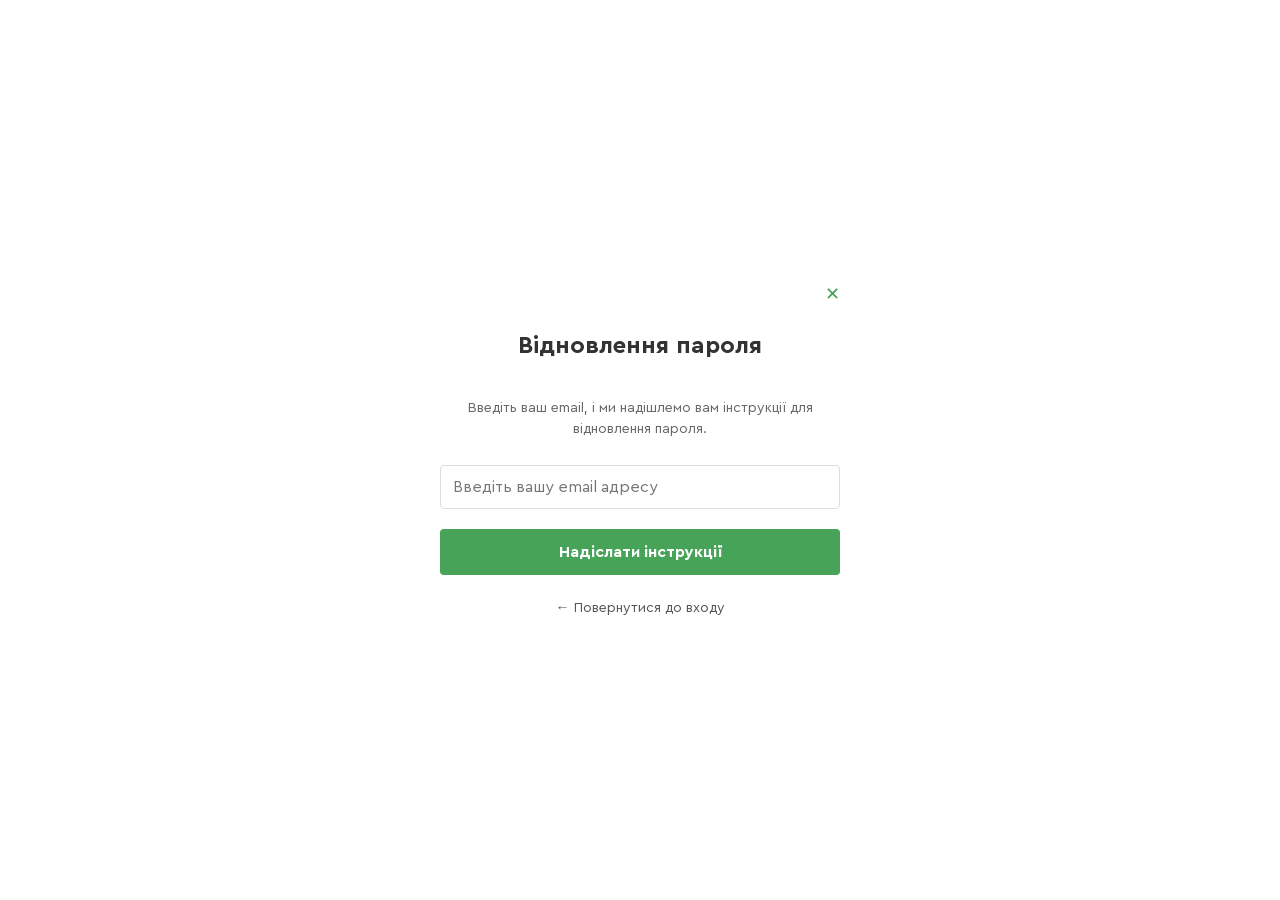
<file: reset.html>
<!doctype html>
<html lang="uk">
  <head>
    <meta charset="UTF-8" />
    <meta name="viewport" content="width=device-width, initial-scale=1.0" />
    <title>Відновлення пароля - GREENSHOP</title>
    <link rel="icon" type="image/svg+xml" href="images/favicon.svg" />
    <link rel="stylesheet" href="css/reset.css" />
    <link rel="stylesheet" href="css/styles.css" />
  </head>
  <body class="auth-page">
    <div class="auth-container">
      <div class="close-btn-wrapper">
        <a href="index.html" class="close-btn">✕</a>
      </div>

      <h2 class="auth-title reset-title">Відновлення пароля</h2>

      <p class="auth-subtitle">
        Введіть ваш email, і ми надішлемо вам інструкції для відновлення пароля.
      </p>

      <form action="#" method="POST">
        <input
          type="email"
          name="email"
          placeholder="Введіть вашу email адресу"
          required
          class="form-input mb-20"
          oninvalid="
            this.setCustomValidity('Будь ласка, введіть коректну email адресу.')
          "
          oninput="this.setCustomValidity('')"
        />
        <button type="submit" class="submit-btn mb-20">
          Надіслати інструкції
        </button>
      </form>

      <div class="back-link-wrapper">
        <a href="login.html" class="back-link">← Повернутися до входу</a>
      </div>
    </div>
  </body>
</html>
</file>
<file: css/styles.css>
@font-face {
  font-family: "Cera Pro";
  src:
    url("../fonts/CeraPro-Regular.woff2") format("woff2"),
    url("../fonts/CeraPro-Regular.woff") format("woff"),
    url("../fonts/CeraPro-Regular.ttf") format("truetype");
  font-weight: 400;
  font-style: normal;
}

@font-face {
  font-family: "Cera Pro";
  src:
    url("../fonts/CeraPro-Bold.woff2") format("woff2"),
    url("../fonts/CeraPro-Bold.woff") format("woff"),
    url("../fonts/CeraPro-Bold.ttf") format("truetype");
  font-weight: 700;
  font-style: normal;
}

@font-face {
  font-family: "Cera Pro";
  src:
    url("../fonts/CeraPro-Medium.woff2") format("woff2"),
    url("../fonts/CeraPro-Medium.woff") format("woff"),
    url("../fonts/CeraPro-Medium.ttf") format("truetype");
  font-weight: 500;
  font-style: normal;
}

@font-face {
  font-family: "Cera Pro";
  src:
    url("../fonts/CeraPro-Black.woff2") format("woff2"),
    url("../fonts/CeraPro-Black.woff") format("woff"),
    url("../fonts/CeraPro-Black.ttf") format("truetype");
  font-weight: 900;
  font-style: normal;
}

@font-face {
  font-family: "Cera Pro";
  src:
    url("../fonts/CeraPro-Light.woff2") format("woff2"),
    url("../fonts/CeraPro-Light.woff") format("woff"),
    url("../fonts/CeraPro-Light.ttf") format("truetype");
  font-weight: 300;
  font-style: normal;
}

html {
  scroll-behavior: smooth;
  overflow-x: hidden;
}

body {
  margin: 0;
  font-family: "Cera Pro", "Arial", sans-serif;
  font-size: 16px;
  line-height: 1.5;
  min-width: 375px;
  overflow-x: hidden;
}

a,
button {
  -webkit-tap-highlight-color: transparent;
}

.home-page {
  background-color: #ffffff;
}

.auth-page {
  background-color: #ffffff;
  padding: 0;
}

.text-green {
  color: rgba(70, 163, 88, 1);
}

.container {
  max-width: 1200px;
  margin: 0 auto;
  padding: 0 15px;
}

.header {
  border-bottom: 0.3px solid rgba(70, 163, 88, 0.5);
  padding-top: 18px;
}

.header .container {
  display: flex;
  align-items: center;
  justify-content: space-between;
}

.header-logo {
  width: 150px;
  text-align: left;
}

.header-nav {
  flex-grow: 1;
}

.header-menu {
  display: flex;
  align-items: center;
  justify-content: center;
  list-style: none;
  padding: 0;
  margin: 0;
}

.header-actions {
  width: 100px;
  text-align: right;
}

.logo {
  line-height: 1;
}

.logo-img {
  display: block;
  width: 150px;
  height: 34.3px;
}

.nav-link {
  padding: 25px 0;
  margin: 0 15px;
  color: rgba(61, 61, 61, 1);
  text-decoration: none;
  border-bottom: 3px solid transparent;
  transition: all 0.3s ease;
  display: inline-flex;
  flex-direction: column;
  align-items: center;
}

.nav-link::after {
  content: attr(data-text);
  font-weight: 700;
  height: 0;
  visibility: hidden;
  overflow: hidden;
  user-select: none;
  pointer-events: none;
}

.nav-link.active,
.nav-link:hover,
.nav-item-dropdown:hover .nav-link {
  color: rgba(61, 61, 61, 1);
  font-weight: 700;
  border-bottom-color: #46a358;
}

.btn-login-header {
  display: inline-block;
  vertical-align: middle;
  background-color: rgba(70, 163, 88, 1);
  color: white;
  text-decoration: none;
  width: 100px;
  height: 35px;
  padding: 0;
  line-height: 35px;
  text-align: center;
  border-radius: 6px;
  font-size: 16px;
  font-weight: bold;
  margin-bottom: 0;
  transition: background-color 0.3s ease;
}

.btn-login-header:hover {
  background-color: #3d8b4a;
}

.btn-login-header svg,
.btn-login-header .btn-text {
  display: inline-block;
  vertical-align: middle;
}

.btn-login-header svg {
  margin-right: 6px;
}

.hero {
  padding: 15px 0 60px 0;
}

.hero-wrapper {
  background-color: rgba(245, 245, 245, 0.5);
  padding: 60px 40px;
  border-radius: 2px;
  display: flex;
  align-items: center;
  justify-content: space-between;
}

.hero-text-block {
  width: 55%;
  padding-right: 40px;
}

.hero-image-block {
  width: 45%;
  text-align: right;
}

.hero-subtitle {
  font-size: 14px;
  font-weight: 500;
  color: rgba(61, 61, 61, 1);
  letter-spacing: 0.1em;
  text-transform: uppercase;
  margin-bottom: 7px;
}

.hero-title {
  font-size: 70px;
  line-height: 1;
  color: #3d3d3d;
  font-weight: 900;
  margin-top: 0;
  margin-bottom: 5px;
  text-transform: uppercase;
}

.hero-desc {
  color: rgba(114, 114, 114, 1);
  font-size: 14px;
  line-height: 1.7;
  margin-bottom: 38px;
  max-width: 557px;
}

.btn-primary {
  display: inline-block;
  background-color: rgba(70, 163, 88, 1);
  color: white;
  text-decoration: none;
  padding: 10px 27px;
  border-radius: 6px;
  font-weight: 700;
  font-size: 16px;
  text-transform: uppercase;
  transition: background-color 0.3s ease;
}

.btn-primary:hover {
  background-color: #3d8b4a;
}

.hero-img-element {
  display: block;
}

.auth-container {
  background-color: white;
  max-width: 100%;
  width: 100%;
  min-height: 100vh;
  margin: 0 auto;
  padding: 40px 20px;
  border-radius: 0;
  box-shadow: none;

  display: flex;
  flex-direction: column;
  justify-content: center;
  align-items: center;
  position: relative;
}

.auth-container form,
.auth-container .auth-title,
.auth-container .auth-subtitle,
.auth-container .divider,
.auth-container .social-btn,
.auth-container .close-btn-wrapper {
  width: 100%;
  max-width: 400px;
}

.close-btn-wrapper {
  position: relative;
  top: auto;
  right: auto;
  text-align: right;
  margin-bottom: 20px;
}

.close-btn {
  cursor: pointer;
  color: #46a358;
  font-size: 18px;
  text-decoration: none;
}

.auth-title {
  text-align: center;
  margin-top: 0;
}

.auth-title.reset-title {
  color: #333;
}

.active-tab {
  color: #46a358;
}

.tab-separator {
  color: #ccc;
  margin: 0 10px;
}

.auth-link {
  color: #555;
  text-decoration: none;
  font-weight: normal;
}

.auth-subtitle {
  text-align: center;
  color: #666;
  font-size: 14px;
  margin-bottom: 25px;
}

.form-input {
  width: 100%;
  padding: 12px;
  margin-bottom: 15px;
  border: 1px solid #ddd;
  border-radius: 4px;
}

.form-input.mb-20 {
  margin-bottom: 20px;
}

.password-wrapper {
  position: relative;
  margin-bottom: 15px;
}

.password-input {
  padding-right: 40px;
  margin-bottom: 0;
}

.password-toggle {
  position: absolute;
  right: 12px;
  top: 50%;
  transform: translateY(-50%);
  cursor: pointer;
  color: #999;
  user-select: none;
  font-size: 0;
}

.password-toggle svg {
  display: inline-block;
  vertical-align: middle;
}

.form-options {
  margin-bottom: 20px;
  font-size: 0;
}

.form-options > * {
  display: inline-block;
  vertical-align: middle;
  font-size: 13px;
}

.form-options .checkbox-label {
  width: 50%;
  text-align: left;
}

.form-options .link-green {
  width: 50%;
  text-align: right;
}

.form-options.left-align .checkbox-label {
  width: 100%;
  text-align: left;
}

.checkbox-label {
  display: inline-flex;
  align-items: center;
  cursor: pointer;
  color: #555;
  user-select: none;
  position: relative;
}

.checkbox-input {
  position: absolute;
  opacity: 0;
  left: 0;
  top: 50%;
  transform: translateY(-50%);
  width: 18px;
  height: 18px;
  margin: 0;
  z-index: -1;
}

.checkbox-text {
  position: relative;
  padding-left: 28px;
}

.checkbox-text::before {
  content: "";
  position: absolute;
  left: 0;
  top: 50%;
  transform: translateY(-50%);
  width: 18px;
  height: 18px;
  border: 1.5px solid #ddd;
  border-radius: 4px;
  background-color: #fff;
  transition: all 0.3s ease;
}

.checkbox-text::after {
  content: "";
  position: absolute;
  left: 6px;
  top: 50%;
  width: 5px;
  height: 10px;
  border: solid white;
  border-width: 0 2px 2px 0;
  transform: translateY(-60%) rotate(45deg);
  opacity: 0;
  transition: opacity 0.3s ease;
}

.checkbox-input:checked + .checkbox-text::before {
  background-color: rgba(70, 163, 88, 1);
  border-color: rgba(70, 163, 88, 1);
}

.checkbox-input:checked + .checkbox-text::after {
  opacity: 1;
}

.link-green {
  color: #4caf50;
  text-decoration: none;
}

.submit-btn {
  background-color: #46a358;
  color: white;
  width: 100%;
  padding: 14px;
  border: none;
  border-radius: 4px;
  cursor: pointer;
  font-size: 16px;
  font-weight: bold;
}

.submit-btn.mb-20 {
  margin-bottom: 20px;
}

.divider {
  text-align: center;
  color: #999;
  font-size: 12px;
  margin: 25px 0;
  position: relative;
}

.divider hr {
  border: none;
  border-top: 1px solid #eee;
  margin: 0;
  position: absolute;
  top: 50%;
  width: 100%;
  z-index: 1;
}

.divider span {
  background-color: white;
  padding: 0 10px;
  position: relative;
  z-index: 2;
}

.social-btn {
  width: 100%;
  padding: 12px;
  margin-bottom: 10px;
  border: 1px solid #ddd;
  background-color: white;
  border-radius: 4px;
  cursor: pointer;
  color: #555;
  font-size: 14px;
  text-align: center;
}

.social-btn svg,
.social-text {
  display: inline-block;
  vertical-align: middle;
}

.social-btn svg {
  margin-right: 8px;
}

.back-link-wrapper {
  text-align: center;
}

.back-link {
  color: #555;
  text-decoration: none;
  font-size: 14px;
}

.shop {
  padding: 40px 0 80px;
}

.shop .container {
  display: flex;
  justify-content: space-between;
}

.sidebar {
  width: 25%;
  padding-right: 30px;
}

.shop-content {
  width: 75%;
}

.categories-block {
  background-color: rgba(251, 251, 251, 1);
  padding: 15px 20px;
  margin-bottom: 30px;
}

.categories-title {
  font-size: 18px;
  line-height: 0.9;
  color: rgba(61, 61, 61, 1);
  margin-top: 0;
  margin-bottom: 20px;
}

.categories-list {
  list-style: none;
  padding: 0;
  margin: 0;
}

.category-link {
  font-size: 15px;
  line-height: 40px;
  color: rgba(61, 61, 61, 1);
  text-decoration: none;
  display: block;
  transition:
    color 0.3s ease,
    font-weight 0.3s ease;
}

.category-link.active {
  font-weight: 700;
  color: rgba(70, 163, 88, 1);
}

.category-link:hover {
  color: rgba(70, 163, 88, 1);
}

.banner-img {
  display: block;
}

.sale-banner {
  display: block;
  text-align: center;
  margin-top: 30px;
  margin-bottom: 20px;
  transition: transform 0.3s ease;
}

.sale-banner:hover {
  transform: scale(1.03);
}

.shop-header {
  margin-bottom: 30px;
  display: flex;
  align-items: center;
  justify-content: space-between;
}

.shop-tabs {
  display: flex;
  align-items: center;
  gap: 30px;
  list-style: none;
  padding: 0;
  margin: 0;
}

.tab-link {
  font-size: 15px;
  color: rgba(61, 61, 61, 1);
  text-decoration: none;
  padding-bottom: 5px;
  transition: color 0.3s ease;
  white-space: nowrap;
}

.tab-link.active {
  font-weight: 700;
  color: rgba(70, 163, 88, 1);
  border-bottom: 2px solid rgba(70, 163, 88, 1);
}

.tab-link:hover {
  color: rgba(70, 163, 88, 1);
}

.shop-sort {
  font-size: 15px;
  color: rgba(61, 61, 61, 1);
  display: flex;
  align-items: center;
  white-space: nowrap;
}

.shop-sort-wrapper {
  display: flex;
  align-items: center;
  gap: 20px;
}

.filter-btn {
  display: none;
  align-items: center;
  gap: 6px;
  background-color: transparent;
  color: #3d3d3d;
  border: none;
  padding: 0;
  font-size: 15px;
  font-weight: 500;
  cursor: pointer;
  transition: color 0.3s ease;
}

.filter-btn svg {
  color: #46a358;
}

.filter-btn:hover {
  color: #46a358;
}

.sort-select {
  border: none;
  background: transparent;
  font-size: 15px;
  color: rgba(61, 61, 61, 1);
  cursor: pointer;
  outline: none;
}

.products-grid {
  display: flex;
  flex-wrap: wrap;
  gap: 40px 3.5%;
}

.product-card {
  width: 31%;
  background-color: #fff;
  position: relative;
  padding-bottom: 20px;
}

.product-card::before {
  content: "";
  position: absolute;
  top: 0;
  left: 0;
  width: 100%;
  height: 2px;
  background-color: rgba(70, 163, 88, 1);
  opacity: 0;
  transition: opacity 0.3s ease;
  z-index: 2;
}

.product-card:hover::before {
  opacity: 1;
}

.product-image {
  position: relative;
  background-color: rgba(251, 251, 251, 1);
  padding: 20px;
  border-radius: 4px;
  height: 300px;
  display: flex;
  align-items: center;
  justify-content: center;
}

.product-image img {
  width: 100%;
  height: 100%;
  object-fit: contain;
  display: block;
}

.product-title {
  font-weight: 400;
  font-size: 16px;
  color: #3d3d3d;
  margin: 15px 0 5px 0;
}

.product-price {
  font-weight: 700;
  font-size: 18px;
  color: rgba(70, 163, 88, 1);
  margin: 0;
}

.product-actions {
  position: absolute;
  bottom: -7px;
  left: 50%;
  transform: translateX(-50%);
  display: flex;
  gap: 10px;
  opacity: 0;
  transition: opacity 0.3s ease;
  z-index: 10;
  margin: 0;
  padding: 0;
  list-style: none;
}

.product-card:hover .product-actions {
  opacity: 1;
}

.action-btn {
  width: 35px;
  height: 35px;
  background-color: transparent;
  border-radius: 4px;
  display: flex;
  align-items: center;
  justify-content: center;
  text-decoration: none;
  transition: background-color 0.3s ease;
}

.action-icon {
  width: 20px;
  height: 20px;
  background-color: rgba(61, 61, 61, 1);
  -webkit-mask-size: contain;
  -webkit-mask-repeat: no-repeat;
  -webkit-mask-position: center;
  mask-size: contain;
  mask-repeat: no-repeat;
  mask-position: center;
  transition: background-color 0.3s ease;
}

.basket .action-icon {
  -webkit-mask-image: url("../images/shopbasket.png");
  mask-image: url("../images/shopbasket.png");
}

.favorite .action-icon {
  -webkit-mask-image: url("../images/favorite.png");
  mask-image: url("../images/favorite.png");
}

.search .action-icon {
  -webkit-mask-image: url("../images/search.png");
  mask-image: url("../images/search.png");
}

.action-btn:hover .action-icon {
  background-color: rgba(70, 163, 88, 1);
}

.price-current {
  color: rgba(70, 163, 88, 1);
}

.price-old {
  color: #a5a5a5;
  text-decoration: line-through;
  font-size: 15px;
  margin-left: 10px;
}

.discount-badge {
  position: absolute;
  min-width: 80px;
  width: auto;
  padding: 0 8px;
  height: 29px;
  top: 14px;
  left: 0;
  background-color: rgba(70, 163, 88, 1);
  color: #fff;
  font-weight: 500;
  text-align: center;
  z-index: 5;
}

.promo-banners {
  padding: 50px 0;
}

.promo-wrapper {
  display: flex;
  gap: 30px;
  justify-content: space-between;
}

.promo-card {
  display: flex;
  align-items: center;
  background-color: rgba(251, 251, 251, 1);
  width: 50%;
  padding: 30px;
}

.promo-image {
  width: 45%;
}

.promo-image img {
  display: block;
  margin-top: -50px;
}

.promo-content {
  width: 55%;
  text-align: right;
  padding-left: 20px;
}

.promo-title {
  font-weight: 900;
  font-size: 18px;
  line-height: 1.33;
  text-transform: uppercase;
  color: rgba(61, 61, 61, 1);
  margin: 0 0 10px 0;
  max-width: 170px;
  margin-left: auto;
}

.promo-desc {
  font-size: 14px;
  line-height: 1.71;
  color: rgba(114, 114, 114, 1);
  margin: 0 0 20px 0;
}

.btn-find-more {
  display: inline-flex;
  align-items: center;
  gap: 8px;
  background-color: rgba(70, 163, 88, 1);
  color: #fff;
  text-decoration: none;
  padding: 10px 25px;
  border-radius: 6px;
  font-weight: 500;
  font-size: 14px;
  transition: background-color 0.3s ease;
  white-space: nowrap;
}

.btn-find-more svg {
  transform: translateY(2px);
}

.btn-find-more:hover {
  background-color: #3d8b4a;
}

.blog-section {
  padding: 50px 0 100px;
}

.blog-header {
  text-align: center;
  margin-bottom: 35px;
}

.blog-title {
  font-size: 30px;
  line-height: 0.53;
  color: rgba(61, 61, 61, 1);
  margin: 0 0 15px 0;
}

.blog-subtitle {
  font-size: 14px;
  line-height: 1.71;
  color: rgba(114, 114, 114, 1);
  margin: 0;
}

.blog-grid {
  display: flex;
  gap: 30px;
  justify-content: space-between;
}

.blog-card {
  width: calc((100% - 90px) / 4);
  background-color: rgba(251, 251, 251, 1);
  transition: transform 0.3s ease;
  display: flex;
  flex-direction: column;
}

.blog-card:hover {
  transform: translateY(-5px);
}

.blog-img {
  width: 100%;
  display: block;
}

.blog-info {
  padding: 20px;
  display: flex;
  flex-direction: column;
  flex-grow: 1;
}

.blog-meta {
  font-weight: 500;
  font-size: 14px;
  color: rgba(70, 163, 88, 1);
  margin-bottom: 10px;
}

.blog-card-title {
  font-size: 20px;
  line-height: 1.3;
  color: rgba(61, 61, 61, 1);
  margin: 0 0 10px 0;
}

.blog-card-desc {
  font-size: 14px;
  line-height: 1.57;
  color: rgba(114, 114, 114, 1);
  margin: 0 0 15px 0;
}

.blog-read-more {
  display: inline-flex;
  align-items: center;
  gap: 5px;
  font-weight: 500;
  font-size: 14px;
  line-height: 1.14;
  color: rgba(61, 61, 61, 1);
  text-decoration: none;
  transition: color 0.3s ease;
  margin-top: auto;
}

.blog-read-more svg {
  transform: translateY(2px);
}

.blog-read-more:hover {
  color: rgba(70, 163, 88, 1);
}

.nav-item-dropdown {
  position: relative;
  display: inline-block;
}

.dropdown-menu {
  display: none;
  position: absolute;
  top: calc(100% + 15.6px);
  left: 50%;
  transform: translateX(-50%);
  width: 192px;
  background-color: rgba(237, 246, 238, 1);
  list-style: none;
  padding: 0;
  margin: 0;
  z-index: 100;
}

.dropdown-menu::before {
  content: "";
  position: absolute;
  top: -15.6px;
  left: 0;
  width: 100%;
  height: 15.6px;
  background-color: transparent;
}

.nav-item-dropdown:hover .dropdown-menu {
  display: block;
}

.dropdown-menu a {
  display: flex;
  align-items: center;
  justify-content: space-between;
  height: 35px;
  padding: 0 15px;
  text-decoration: none;
  line-height: 1;
  color: rgba(61, 61, 61, 1);
  transition:
    background-color 0.4s ease-in-out,
    color 0.4s ease-in-out;
}
.dropdown-menu li:hover > a {
  background-color: rgba(26, 113, 42, 1);
  color: #ffffff;
}

.dropdown-submenu {
  display: none;
  position: absolute;
  top: 0;
  left: calc(100% + 2px);
  width: 178px;
  background-color: rgba(237, 246, 238, 1);
  list-style: none;
  padding: 0;
  margin: 0;
}

.dropdown-submenu::before {
  content: "";
  position: absolute;
  top: 0;
  left: -2px;
  width: 2px;
  height: 100%;
  background-color: transparent;
}

.has-submenu:hover .dropdown-submenu {
  display: block;
}

.arrow-wrapper {
  display: inline-flex;
  align-items: center;
  justify-content: center;
  margin-left: 8px;
  width: 10px;
}

.arrow-icon-svg {
  transition:
    transform 0.3s ease,
    filter 0.3s ease;
  fill: #3d3d3d;
}

.has-submenu:hover > a .arrow-icon-svg {
  transform: rotate(180deg);
  filter: brightness(0) invert(1);
}

.footer {
  background-color: #ffffff;
  padding-top: 50px;
}

.footer-top {
  display: flex;
  justify-content: space-between;
  background-color: rgba(251, 251, 251, 1);
  padding: 25px;
}

.features-list {
  display: flex;
  width: 65%;
  list-style: none;
  padding: 0;
  margin: 0;
}

.feature-item {
  width: 33.33%;
  padding: 95px 25px 0 25px;
  position: relative;
  background-repeat: no-repeat;
  background-position: 25px 0;
  background-size: auto 80px;
}

.feature-item:not(:last-child)::after {
  content: "";
  position: absolute;
  right: 0;
  top: 0;
  bottom: 0;
  width: 1px;
  background-color: rgba(70, 163, 88, 0.1);
}

.garden-care-icon {
  background-image: url("../images/gorsh.png");
}

.plant-renovation-icon {
  background-image: url("../images/cact.png");
}

.watering-icon {
  background-image: url("../images/leika.png");
}

.feature-title {
  font-size: 17px;
  color: #3d3d3d;
  margin: 0 0 10px 0;
}

.feature-desc {
  font-size: 14px;
  color: #727272;
  line-height: 1.57;
  margin: 0;
}

.newsletter-block {
  width: 30%;
}

.newsletter-title {
  font-size: 18px;
  color: #3d3d3d;
  margin: 0 0 15px 0;
}

.newsletter-form {
  display: flex;
  margin-bottom: 15px;
  box-shadow: 0px 0px 20px rgba(0, 0, 0, 0.06);
  border-radius: 6px;
}

.newsletter-input {
  flex: 1;
  padding: 12px 15px;
  border: none;
  background-color: #ffffff;
  border-radius: 6px 0 0 6px;
  outline: none;
  font-size: 14px;
}

.newsletter-input::placeholder {
  color: #a5a5a5;
}

.newsletter-btn {
  padding: 0 15px;
  font-size: 14px;
  font-weight: 700;
  border-radius: 0 6px 6px 0;
  border: none;
  cursor: pointer;
  background-color: rgba(70, 163, 88, 1);
  color: #ffffff;
  transition: background-color 0.3s ease;
  text-transform: none;
}

.newsletter-btn:hover {
  background-color: rgba(58, 136, 73, 1);
}

.newsletter-desc {
  font-size: 13px;
  color: #727272;
  line-height: 1.69;
  margin: 0;
}

.footer-contacts {
  background: linear-gradient(
    90deg,
    rgba(237, 246, 239, 1) 0%,
    rgba(82, 195, 104, 1) 100%
  );
  padding: 25px 20px;
}

.contact-info-list {
  display: flex;
  align-items: center;
  justify-content: space-between;
  list-style: none;
  padding: 0;
  margin: 0;
}

.contact-item {
  display: flex;
  align-items: center;
  gap: 10px;
}

.logo-item {
  width: 150px;
}

.contact-icon {
  display: block;
  flex-shrink: 0;
  color: rgba(70, 163, 88, 1);
  stroke: currentColor;
  fill: none;
  transition: color 0.3s ease;
}

.contact-link {
  font-size: 14px;
  color: #3d3d3d;
  text-decoration: none;
  line-height: 1.5;
  transition: color 0.3s ease;
}

.address-link {
  max-width: 180px;
  display: inline-block;
}

.contact-link:hover {
  color: #ffffff;
}

.footer-nav {
  display: flex;
  justify-content: space-between;
  padding: 30px 25px;
  background-color: rgba(251, 251, 251, 1);
  border-bottom: 1px solid rgba(70, 163, 88, 0.2);
}

.nav-column {
  width: 22%;
}

.nav-title {
  font-size: 18px;
  font-weight: 700;
  color: #3d3d3d;
  margin: 0 0 20px 0;
}

.nav-list {
  list-style: none;
  padding: 0;
  margin: 0;
  display: flex;
  flex-direction: column;
  gap: 12px;
}

.nav-list a {
  font-size: 14px;
  color: #3d3d3d;
  text-decoration: none;
  line-height: 1.4;
  transition: color 0.3s ease;
}

.nav-list a:hover {
  color: rgba(70, 163, 88, 1);
}

.social-column {
  width: 28%;
}

.social-list {
  display: flex;
  gap: 10px;
  list-style: none;
  padding: 0;
  margin: 0 0 30px 0;
}

.social-link {
  display: block;
  transition: transform 0.3s ease;
}

.social-link:hover .social-icon {
  color: #3d8b4a;
}

.social-link:hover {
  transform: translateY(-2px);
}

.social-icon {
  display: block;
  color: rgba(70, 163, 88, 1);
  transition: color 0.3s ease;
  fill: none;
}

.fb-blue {
  color: #3b5999;
  fill: none;
}

.accept-title {
  margin-bottom: 15px;
}

.payment-img {
  max-width: 100%;
  display: block;
}

.footer-copyright {
  background-color: rgba(251, 251, 251, 1);
  text-align: center;
  padding: 15px 0;
}

.footer-copyright p {
  margin: 0;
  font-size: 14px;
  color: #3d3d3d;
}

.submit-btn {
  transition:
    background-color 0.3s ease,
    transform 0.1s ease;
}

.submit-btn:hover {
  background-color: #3d8b4a;
}

.submit-btn:active {
  transform: scale(0.98);
}

.social-btn {
  transition:
    background-color 0.3s ease,
    border-color 0.3s ease,
    box-shadow 0.3s ease,
    transform 0.1s ease;
}

.social-btn:hover {
  background-color: #ecf7ed;
  border-color: #4caf50;
  box-shadow: 0 2px 8px rgba(76, 175, 80, 0.15);
}

.social-btn:active {
  background-color: #d8eedb;
  transform: scale(0.98);
  box-shadow: none;
}

.auth-link,
.link-green,
.back-link,
.close-btn {
  transition: color 0.3s ease;
}

.close-btn:hover {
  color: red;
}

.auth-link:hover,
.link-green:hover,
.back-link:hover {
  color: #3d8b4a;
}

.shop-pagination {
  margin-top: 90px;
  display: flex;
  justify-content: flex-end;
}

.pagination-list {
  display: flex;
  list-style: none;
  padding: 0;
  margin: 0;
  gap: 10px;
}

.page-link {
  display: flex;
  align-items: center;
  justify-content: center;
  width: 35px;
  height: 35px;
  border: 1px solid #e5e5e5;
  border-radius: 4px;
  text-decoration: none;
  font-weight: 300;
  font-size: 18px;
  line-height: 16px;
  color: rgba(61, 61, 61, 1);
  transition: all 0.3s ease;
}

.page-link:hover {
  border-color: rgba(70, 163, 88, 1);
  color: rgba(70, 163, 88, 1);
}

.page-link.active {
  background-color: rgba(70, 163, 88, 1);
  color: rgba(255, 255, 255, 1);
  border-color: rgba(70, 163, 88, 1);
  font-weight: 700;
}

.preloader-overlay {
  position: fixed;
  top: 0;
  left: 0;
  width: 100%;
  height: 100%;
  background-color: rgba(255, 255, 255, 0.9);
  display: flex;
  align-items: center;
  justify-content: center;
  z-index: 9999;

  opacity: 0;
  visibility: hidden;
  transition:
    opacity 0.3s ease,
    visibility 0.3s ease;
}

.preloader-overlay.active {
  opacity: 1;
  visibility: visible;
}

@keyframes ldio-yzaezf3dcmj {
  0% {
    transform: rotate(0);
  }
  100% {
    transform: rotate(360deg);
  }
}
.ldio-yzaezf3dcmj > div {
  animation: ldio-yzaezf3dcmj 1s infinite linear;
  transform-origin: 100px 100px;
}
.ldio-yzaezf3dcmj > div div {
  position: absolute;
}
.ldio-yzaezf3dcmj > div div:nth-child(1),
.ldio-yzaezf3dcmj > div div:nth-child(2) {
  width: 156px;
  height: 156px;
  border: 16px solid;
  border-radius: 50%;
  border-color: transparent #46a358 #46a358 #46a358;
  box-sizing: border-box;
  position: absolute;
  transform: rotate(45deg);
  transform-origin: 100px 100px;
}
.ldio-yzaezf3dcmj > div div:nth-child(1) {
  transform: rotate(45deg) translate(22px, 22px);
}
.ldio-yzaezf3dcmj > div div:nth-child(2) {
  transform: rotate(0deg) translate(22px, 22px);
}
.ldio-yzaezf3dcmj > div div:nth-child(3) {
  width: 0;
  height: 0;
  border: 26px solid;
  border-color: transparent transparent transparent #46a358;
  transform: translate(100px, 9px);
}
.loadingio-spinner-reload-2by998twmg8 {
  width: 200px;
  height: 200px;
  display: inline-block;
  overflow: hidden;
  background: none;
}
.ldio-yzaezf3dcmj {
  width: 100%;
  height: 100%;
  position: relative;
  transform: translateZ(0) scale(1);
  backface-visibility: hidden;
  transform-origin: 0 0;
}
.ldio-yzaezf3dcmj div {
  box-sizing: content-box;
}

.body-overlay {
  position: fixed;
  top: 0;
  left: 0;
  width: 100%;
  height: 100%;
  background-color: rgba(0, 0, 0, 0.5);
  z-index: 999;
  opacity: 0;
  visibility: hidden;
  transition: all 0.3s ease;
  touch-action: none;
}
.body-overlay.active {
  opacity: 1;
  visibility: visible;
}

.burger-btn {
  display: none;
  background: transparent;
  border: none;
  cursor: pointer;
  padding: 10px;
  z-index: 1001;
  -webkit-tap-highlight-color: transparent;
}
.burger-btn span {
  display: block;
  width: 25px;
  height: 3px;
  background-color: #46a358;
  margin-bottom: 5px;
  border-radius: 2px;
  transition: all 0.3s ease;
}
.burger-btn span:last-child {
  margin-bottom: 0;
}
.burger-btn.active span:nth-child(1) {
  transform: translateY(8px) rotate(45deg);
}
.burger-btn.active span:nth-child(2) {
  opacity: 0;
}
.burger-btn.active span:nth-child(3) {
  transform: translateY(-8px) rotate(-45deg);
}

@media (max-width: 1200px) {
  .hero-title {
    font-size: 60px;
  }
  .products-grid {
    gap: 30px 2%;
  }
  .product-card {
    width: 32%;
  }
  .nav-link {
    margin: 0 10px;
  }

  .shop-pagination {
    margin-top: 50px;
  }
  .shop {
    padding-bottom: 50px;
  }
  .promo-banners {
    padding: 40px 0 20px;
  }
  .blog-section {
    padding: 40px 0 40px;
  }
  .footer {
    padding-top: 30px;
  }
}

@media (max-width: 992px) {
  .header .container {
    display: flex;
    align-items: center;
  }
  .header {
    padding-bottom: 18px;
  }
  .hero {
    padding-bottom: 30px;
  }
  .shop {
    padding-top: 20px;
    padding-bottom: 40px;
  }
  .promo-banners {
    padding: 30px 0 10px;
  }
  .blog-section {
    padding: 30px 0 20px;
  }

  .shop-pagination {
    margin-top: 35px;
  }
  .footer {
    padding-top: 15px;
  }

  .header-logo {
    margin-right: auto;
  }
  .header-actions {
    margin-right: 15px;
    display: block !important;
  }
  .burger-btn {
    display: block;
  }

  .header-nav {
    display: block;
    position: fixed;
    top: 0;
    right: -100%;
    width: 300px;
    max-width: 100%;
    height: 100vh;
    background-color: rgba(251, 251, 251, 1);
    padding: 80px 20px 30px;
    box-shadow: -5px 0 15px rgba(0, 0, 0, 0.1);
    transition: right 0.4s ease-in-out;
    z-index: 1000;
    overflow-y: auto;
    overscroll-behavior: none;
  }
  .header-nav.active {
    right: 0;
  }
  .header-menu {
    flex-direction: column;
    align-items: flex-start;
    width: 100%;
  }
  .header-menu > li {
    width: 100%;
  }
  .nav-link {
    margin: 0;
    padding: 15px 0;
    font-size: 18px;
    width: 100%;
    border-bottom: 1px solid #f4f4f4;
    display: flex;
    flex-direction: row;
    align-items: center;
    justify-content: flex-start;
    text-align: left;
  }
  .nav-link::after {
    display: none;
  }
  .nav-link:hover {
    border-bottom-color: #46a358;
  }

  .nav-item-dropdown:hover .dropdown-menu,
  .has-submenu:hover .dropdown-submenu {
    display: none;
  }

  .dropdown-menu.open,
  .dropdown-submenu.open {
    display: block !important;
  }

  .arrow-wrapper {
    display: none !important;
  }

  .nav-item-dropdown > .nav-link {
    justify-content: space-between;
  }

  .nav-item-dropdown > .nav-link::after {
    content: "+";
    display: block;
    visibility: visible;
    overflow: visible;
    height: auto;
    font-size: 26px;
    font-weight: 300;
    color: #46a358;
    transition:
      transform 0.3s ease,
      color 0.3s ease;
  }

  .nav-item-dropdown > .nav-link.expanded::after {
    content: "−";
    color: #46a358;
    transform: rotate(180deg);
  }

  .has-submenu > a {
    display: flex;
    align-items: center;
    justify-content: space-between;
    width: 100%;
  }
  .has-submenu > a::after {
    content: "";
    display: block;
    width: 8px;
    height: 8px;
    border-right: 2px solid currentColor;
    border-bottom: 2px solid currentColor;
    transform: rotate(45deg);
    transition:
      transform 0.3s ease,
      border-color 0.3s ease;
  }

  .has-submenu > a.expanded::after {
    transform: rotate(-135deg);
  }

  .nav-item-dropdown {
    width: 100%;
  }
  .dropdown-menu {
    display: none;
    position: static;
    width: 100%;
    transform: none;
    box-shadow: none;
    background-color: rgba(237, 246, 238, 1);
    padding-left: 0;
    margin-top: 0;
  }

  .dropdown-menu::before {
    display: none;
  }
  .dropdown-menu a {
    height: auto;
    padding: 12px 15px 12px 10px;
    border-bottom: 1px solid #e5e5e5;
    transition:
      background-color 0.3s ease,
      color 0.3s ease;
  }

  .dropdown-submenu {
    display: none;
    position: static;
    width: 100%;
    background-color: rgba(237, 246, 238, 1);
    padding-left: 0;
    border-top: 5px solid #fbfbfb;
    border-bottom: 5px solid #fbfbfb;
  }
  .dropdown-submenu::before {
    display: none;
  }

  .dropdown-submenu a {
    padding-left: 45px;
  }

  .dropdown-menu li:hover > a,
  .dropdown-menu a.expanded {
    background-color: #46a358;
    color: #ffffff;
  }

  .hero-wrapper {
    position: relative;
    display: block;
    padding: 50px 30px;
    overflow: hidden;
  }
  .hero-text-block {
    width: 100%;
    position: relative;
    z-index: 2;
    text-align: left;
    padding-right: 0;
  }
  .hero-image-block {
    position: absolute;
    right: 0;
    bottom: 0;
    width: 50%;
    height: 100%;
    z-index: 1;
    opacity: 0.3;
    display: flex;
    align-items: flex-end;
    justify-content: flex-end;
    pointer-events: none;
  }
  .hero-img-element {
    max-height: 95%;
    max-width: 100%;
    width: auto;
    object-fit: contain;
    object-position: bottom right;
  }
  .hero-title {
    font-size: 50px;
  }

  .promo-wrapper {
    flex-direction: column;
  }
  .promo-card {
    width: 100%;
  }
  .blog-card {
    width: calc((100% - 30px) / 2);
  }
  .blog-grid {
    flex-wrap: wrap;
  }

  .footer-top {
    flex-direction: column;
    gap: 30px;
  }
  .features-list {
    width: 100%;
    flex-direction: row;
    justify-content: space-between;
  }
  .feature-item {
    width: 32%;
    padding: 85px 10px 0 10px;
    background-position: center 0;
    text-align: center;
  }
  .newsletter-block {
    width: 100%;
    max-width: 400px;
    margin: 0 auto;
    text-align: center;
  }

  .contact-info-list {
    flex-wrap: wrap;
    justify-content: space-between;
    column-gap: 30px;
    row-gap: 20px;
  }
  .logo-item {
    width: 100%;
    margin-bottom: 10px;
  }
  .address-link {
    max-width: 100%;
  }
}

@media (max-width: 768px) {
  .shop .container {
    flex-direction: column;
  }

  .blog-section {
    padding: 30px 0 10px;
  }
  .blog-header {
    margin-top: 0;
    margin-bottom: 15px;
  }

  .footer {
    padding-top: 10px;
  }

  .shop-header {
    flex-direction: column;
    align-items: stretch;
    gap: 15px;
  }

  .shop-tabs {
    width: 100%;
    flex-wrap: nowrap;
    overflow-x: auto;
    padding-bottom: 10px;
    border-bottom: 1px solid #e5e5e5;
  }

  .shop-tabs::-webkit-scrollbar {
    display: none;
  }

  .shop-sort-wrapper {
    width: 100%;
    justify-content: space-between;
  }

  .filter-btn {
    display: inline-flex;
  }

  .sidebar {
    position: fixed;
    top: 0;
    left: -100%;
    width: 280px;
    height: 100vh;
    background-color: #fbfbfb;
    z-index: 1002;
    padding: 80px 20px;
    box-shadow: 5px 0 15px rgba(0, 0, 0, 0.1);
    transition: left 0.4s ease;
    overflow-y: auto;
    display: block;
  }

  .sidebar.active {
    left: 0;
  }

  .shop-content {
    width: 100%;
  }

  .shop-pagination {
    margin-top: 20px;
  }

  .shop {
    padding-bottom: 20px;
  }

  .promo-banners {
    padding-top: 10px;
    padding-bottom: 5px;
  }
  .product-card {
    width: 48%;
  }

  .product-title {
    font-size: 15px;
  }

  .hero-title {
    font-size: 40px;
  }
  .hero-desc {
    margin-bottom: 25px;
  }
  .footer-nav {
    flex-wrap: wrap;
    gap: 20px;
  }
  .nav-column {
    width: 45%;
  }

  .auth-container {
    padding: 20px;
  }

  .form-input,
  .submit-btn,
  .social-btn {
    padding: 16px 15px;
    font-size: 16px;
    margin-bottom: 20px;
    border-radius: 8px;
  }

  .password-input {
    margin-bottom: 0;
  }

  .password-wrapper {
    margin-bottom: 20px;
  }

  .auth-title {
    font-size: 28px;
    margin-bottom: 25px;
  }

  .auth-subtitle {
    font-size: 16px;
    margin-bottom: 35px;
    line-height: 1.5;
  }

  .close-btn {
    font-size: 26px;
    padding: 10px;
  }

  .divider {
    margin: 30px 0;
  }
  .contact-info-list {
    flex-direction: column;
    align-items: flex-start;
    gap: 15px;
  }
}

@media (max-width: 540px) {
  .hero-title {
    font-size: 32px;
  }
  .hero-wrapper {
    padding: 40px 20px;
  }
  .hero-image-block {
    width: 65%;
  }
  .product-card {
    width: 100%;
  }

  .product-image {
    height: 220px;
  }

  .footer-top {
    padding-left: 20px;
    padding-right: 20px;
  }

  .blog-card {
    width: 100%;
  }
  .features-list {
    flex-direction: column;
  }
  .feature-item {
    width: 100%;
    padding-top: 85px;
    padding-left: 0;
    padding-right: 0;
    padding-bottom: 25px;
    background-position: 0 0;
    text-align: left;
    margin-bottom: 25px;
  }
  .feature-item:last-child {
    padding-bottom: 0;
    margin-bottom: 0;
  }

  .feature-item:not(:last-child)::after {
    top: auto;
    bottom: 0;
    left: 0;
    right: 0;
    width: 100%;
    height: 1px;
  }

  .nav-column {
    width: 100%;
  }
}
</file>
